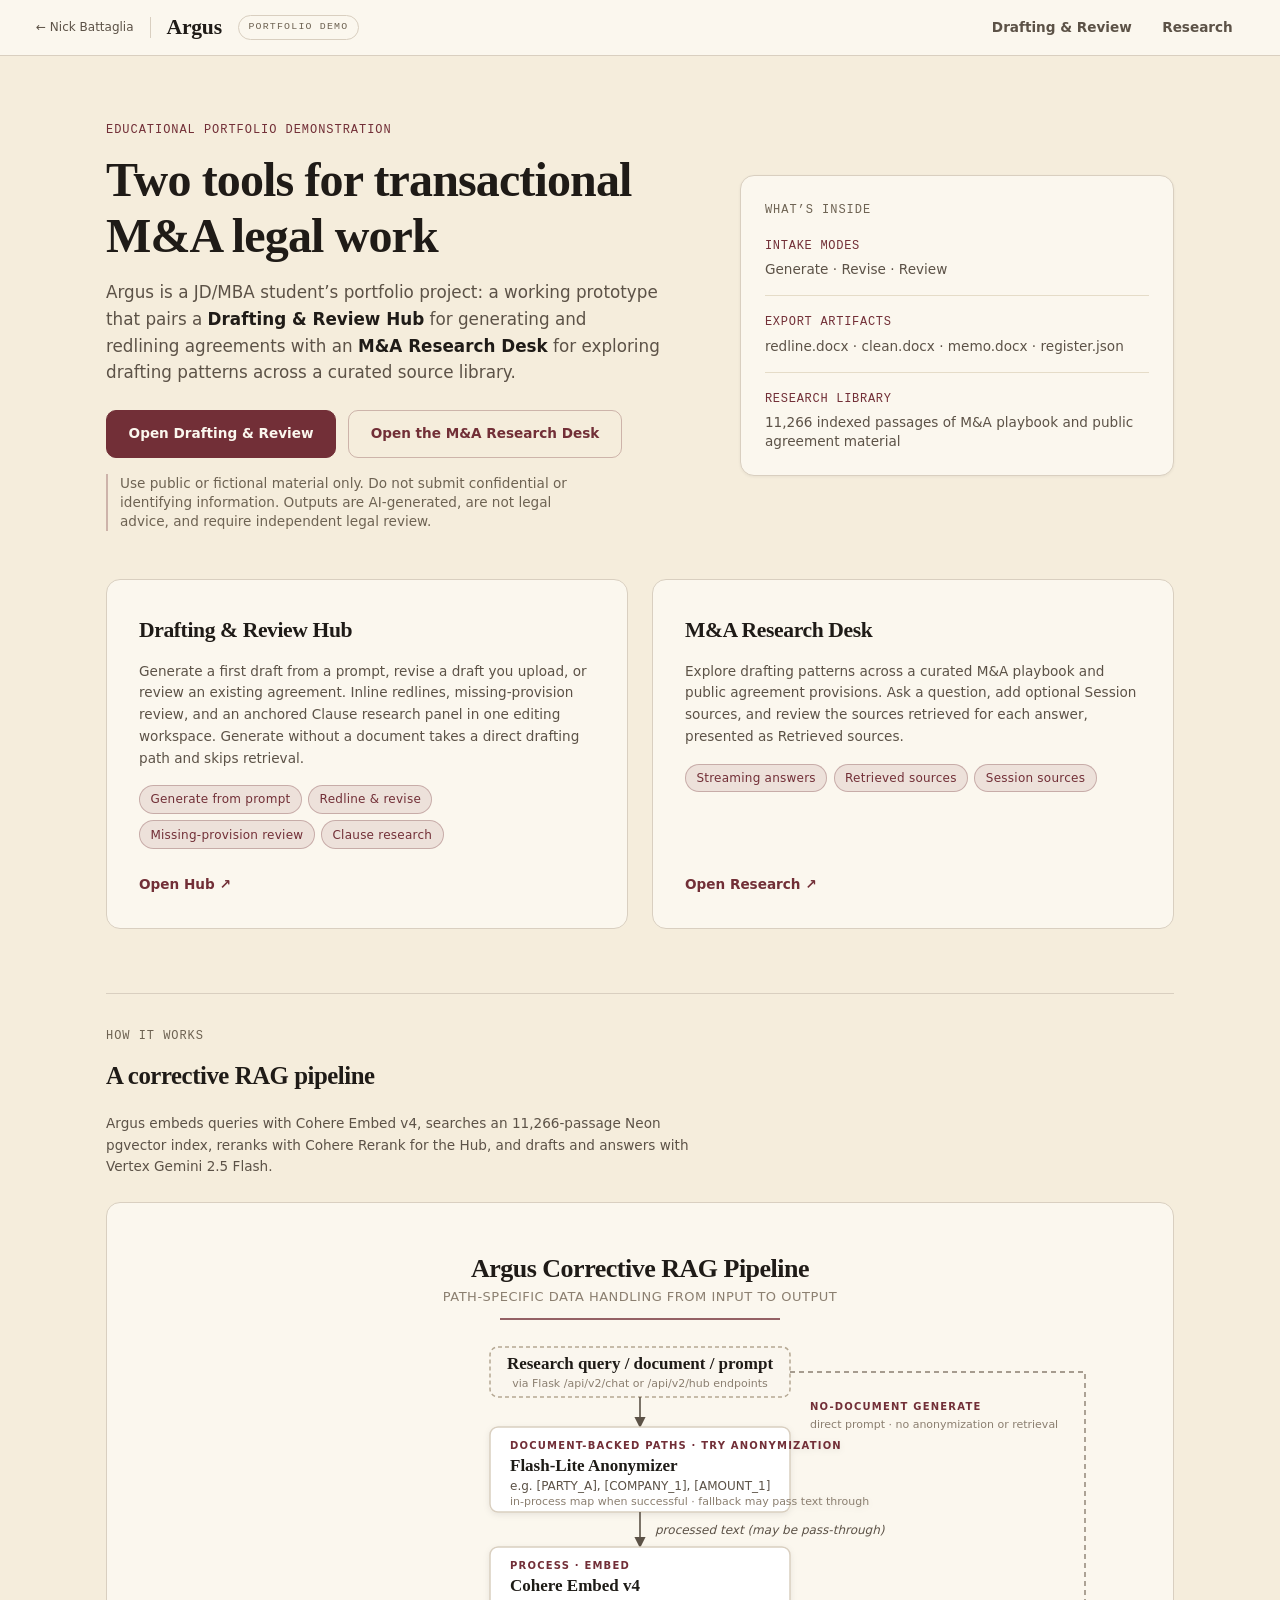
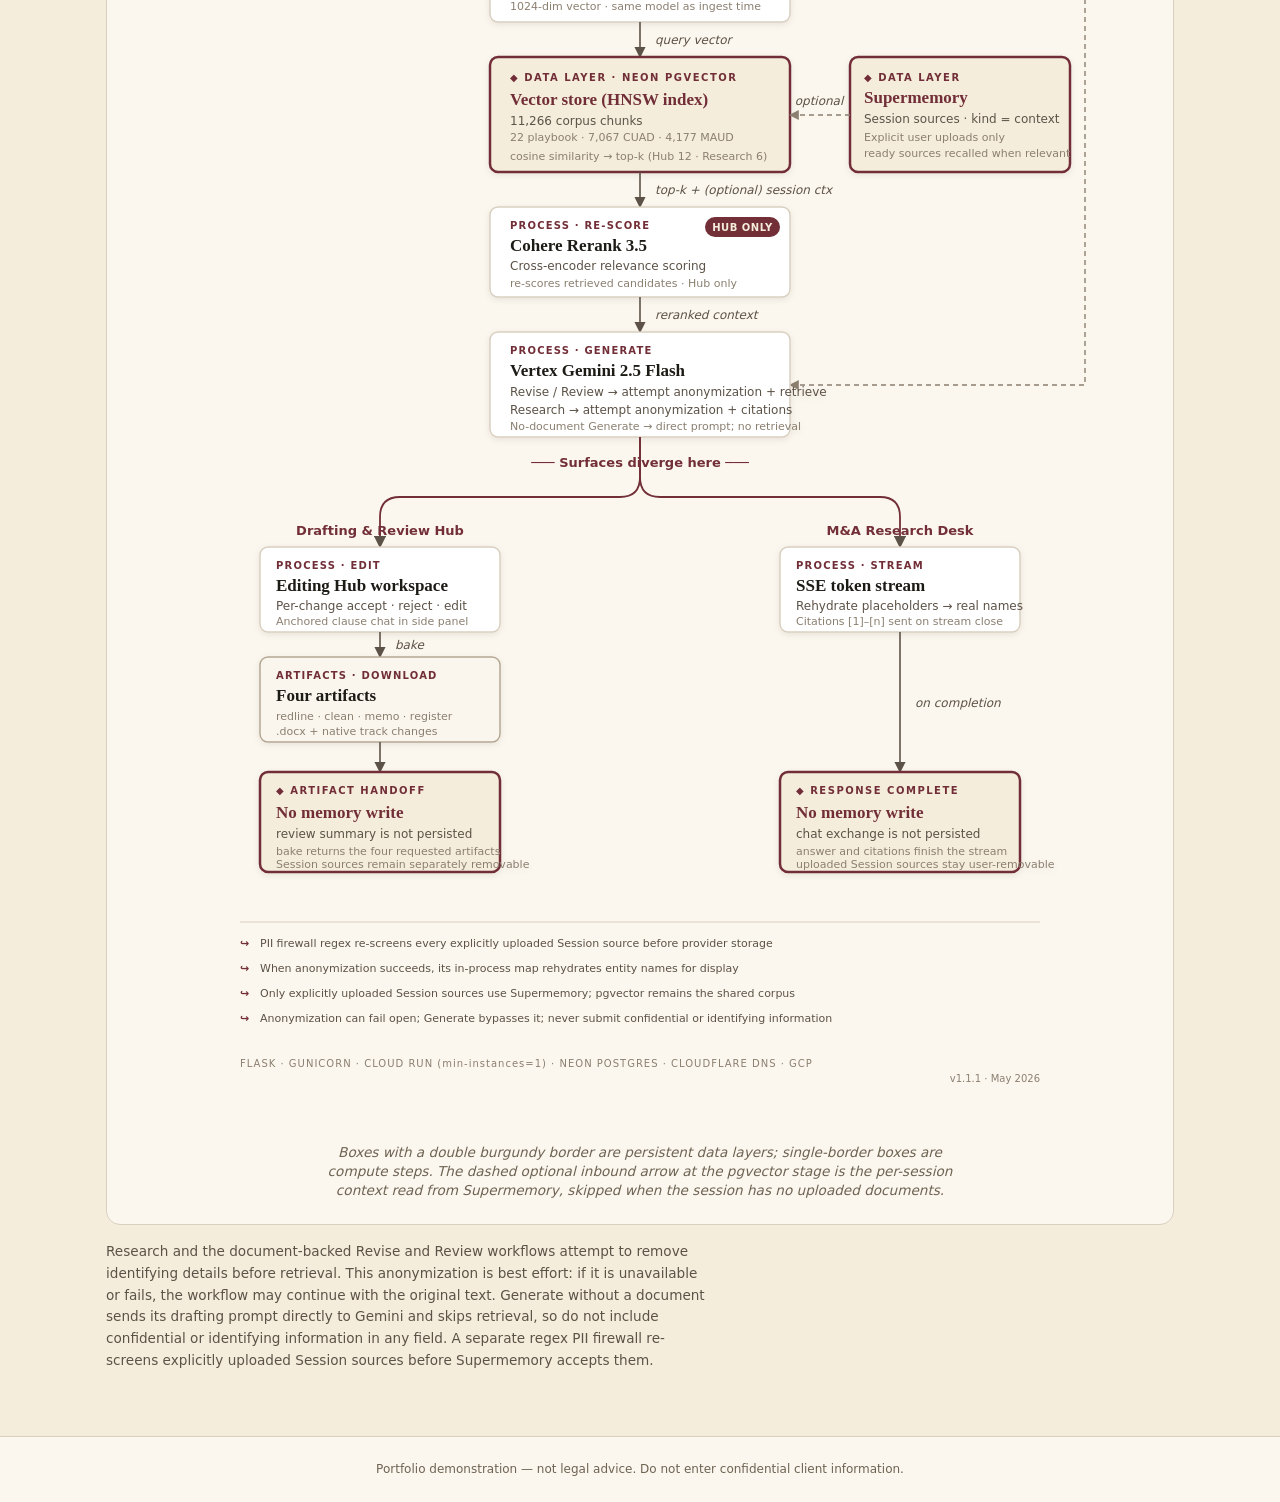
<file: templates/landing.html>
<!doctype html>
<html lang="en">
<head>
  <meta charset="utf-8">
  <meta name="viewport" content="width=device-width, initial-scale=1">
  <title>Argus | M&A Drafting &amp; Review</title>
  <meta name="description" content="Argus is an educational portfolio demonstration by a JD/MBA student: a Drafting &amp; Review Hub and an M&amp;A Research Desk for exploring transactional drafting patterns. Not legal advice.">
  <link rel="stylesheet" href="/static/tokens.css">
  <link rel="stylesheet" href="/static/components.css">
  <link rel="stylesheet" href="/static/landing.css">
</head>
<body>

  <a class="skip-link" href="#main">Skip to content</a>

  <header class="masthead">
    <div class="masthead-inner">
      <div class="masthead-brand">
        <a href="https://nickvbattaglia.com" class="masthead-back" rel="noopener">&larr; Nick Battaglia</a>
        <a href="/" class="masthead-logo">Argus</a>
        <span class="masthead-status" title="Educational portfolio demonstration">Portfolio demo</span>
      </div>
      <nav class="masthead-nav" aria-label="Primary">
        <a href="/hub" class="masthead-link">Drafting &amp; Review</a>
        <a href="/research" class="masthead-link">Research</a>
      </nav>
    </div>
  </header>

  <main id="main" class="land-main" tabindex="-1">

    <!-- ── Hero: what Argus is + the two real actions ────────────────────── -->
    <section class="land-hero">
      <div class="land-hero-main">
        <p class="land-eyebrow">Educational portfolio demonstration</p>
        <h1 class="land-h1">Two tools for transactional M&amp;A legal work</h1>
        <p class="land-lede">
          Argus is a JD/MBA student&rsquo;s portfolio project: a working prototype
          that pairs a <strong>Drafting &amp; Review Hub</strong> for generating and
          redlining agreements with an <strong>M&amp;A Research Desk</strong> for
          exploring drafting patterns across a curated source library.
        </p>

        <div class="land-actions">
          <a href="/hub" class="btn-editorial btn-editorial--primary">Open Drafting &amp; Review</a>
          <a href="/research" class="btn-editorial btn-editorial--secondary">Open the M&amp;A Research Desk</a>
        </div>

        <p class="land-boundary">
          Use public or fictional material only. Do not submit confidential or
          identifying information. Outputs are AI-generated, are not legal advice,
          and require independent legal review.
        </p>
      </div>

      <!-- Compact workflow panel — a quiet spec list, not adoption metrics -->
      <aside class="land-panel" aria-label="What's inside Argus">
        <p class="land-panel-label">What&rsquo;s inside</p>
        <dl class="land-panel-list">
          <div class="land-panel-row">
            <dt>Intake modes</dt>
            <dd>Generate &middot; Revise &middot; Review</dd>
          </div>
          <div class="land-panel-row">
            <dt>Export artifacts</dt>
            <dd>redline.docx &middot; clean.docx &middot; memo.docx &middot; register.json</dd>
          </div>
          <div class="land-panel-row">
            <dt>Research library</dt>
            <dd>11,266 indexed passages of M&amp;A playbook and public agreement material</dd>
          </div>
        </dl>
      </aside>
    </section>

    <!-- ── Two pathway summaries ─────────────────────────────────────────── -->
    <section class="land-pathways" aria-label="Workflows">

      <a href="/hub" class="land-card" aria-label="Open Drafting and Review Hub">
        <div class="land-card-body">
          <h2 class="land-card-title">Drafting &amp; Review Hub</h2>
          <p class="land-card-desc">
            Generate a first draft from a prompt, revise a draft you upload, or
            review an existing agreement. Inline redlines, missing-provision
            review, and an anchored Clause research panel in one editing
            workspace. Generate without a document takes a direct drafting path
            and skips retrieval.
          </p>
          <ul class="land-card-tags">
            <li>Generate from prompt</li>
            <li>Redline &amp; revise</li>
            <li>Missing-provision review</li>
            <li>Clause research</li>
          </ul>
        </div>
        <span class="land-card-cta">Open Hub &#8599;</span>
      </a>

      <a href="/research" class="land-card" aria-label="Open the M&amp;A Research Desk">
        <div class="land-card-body">
          <h2 class="land-card-title">M&amp;A Research Desk</h2>
          <p class="land-card-desc">
            Explore drafting patterns across a curated M&amp;A playbook and public
            agreement provisions. Ask a question, add optional Session sources,
            and review the sources retrieved for each answer, presented as
            Retrieved sources.
          </p>
          <ul class="land-card-tags">
            <li>Streaming answers</li>
            <li>Retrieved sources</li>
            <li>Session sources</li>
          </ul>
        </div>
        <span class="land-card-cta">Open Research &#8599;</span>
      </a>

    </section>

    <!-- ── How it works (architecture, below product value) ──────────────── -->
    <section class="land-stack">
      <p class="land-stack-label">How it works</p>
      <h2 class="land-stack-h2">A corrective RAG pipeline</h2>
      <p class="land-stack-caption">
        Argus embeds queries with Cohere Embed v4, searches an 11,266-passage
        Neon pgvector index, reranks with Cohere Rerank for the Hub, and drafts
        and answers with Vertex Gemini 2.5 Flash.
      </p>
      <figure class="land-diagram-wrap" aria-label="Pipeline diagram">
        <img src="/static/argus-pipeline.svg"
             alt="Argus data flow: Research and document-backed Hub modes attempt to remove identifying details and retrieve context, Generate without a document takes a direct prompt path, and Gemini returns either Hub artifacts or a streamed Research answer"
             class="land-diagram-svg"
             loading="lazy"/>
        <figcaption class="land-diagram-caption">
          Boxes with a double burgundy border are persistent data layers; single-border boxes are compute steps.
          The dashed optional inbound arrow at the pgvector stage is the per-session context read from Supermemory,
          skipped when the session has no uploaded documents.
        </figcaption>
      </figure>
      <p class="land-stack-caption">
        Research and the document-backed Revise and Review workflows attempt to
        remove identifying details before retrieval. This anonymization is best
        effort: if it is unavailable or fails, the workflow may continue with the
        original text. Generate without a document sends its drafting prompt
        directly to Gemini and skips retrieval, so do not include confidential or
        identifying information in any field. A separate regex PII firewall
        re-screens explicitly uploaded Session sources before Supermemory accepts them.
      </p>
    </section>

  </main>

  <footer class="shell-footer">
    <div class="shell-footer-inner">
      <p class="shell-disclaimer">Portfolio demonstration &mdash; not legal advice. Do not enter confidential client information.</p>
    </div>
  </footer>

</body>
</html>
</file>
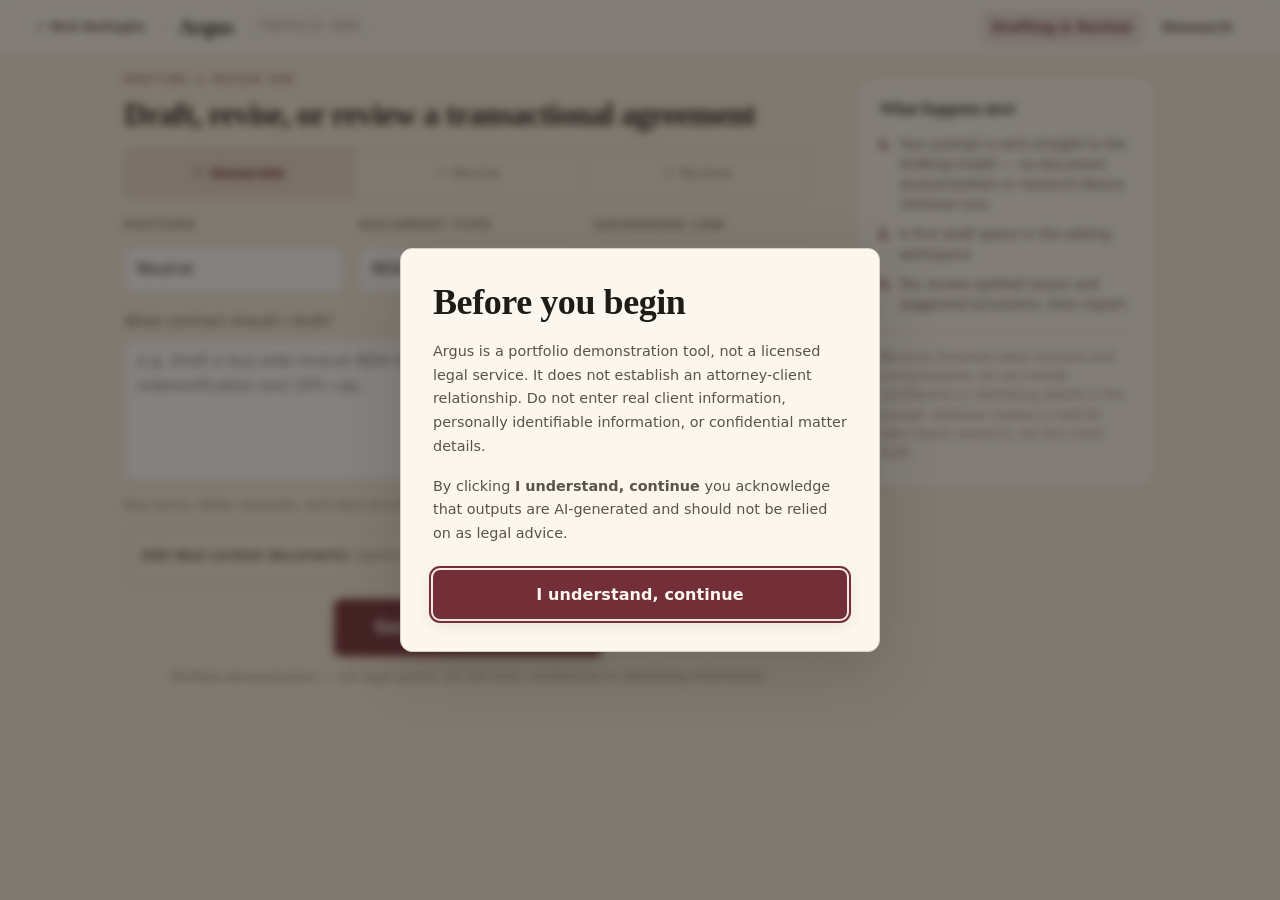
<file: templates/review.html>
<!doctype html>
<html lang="en">
<head>
  <meta charset="utf-8">
  <meta name="viewport" content="width=device-width, initial-scale=1">
  <title>Argus | Drafting &amp; Review Hub</title>
  <meta name="description" content="Drafting &amp; Review Hub — generate a first draft, revise your own draft, or review an existing agreement with inline redlines and clause research. Educational portfolio demonstration; not legal advice.">
  <link rel="stylesheet" href="/static/tokens.css">
  <link rel="stylesheet" href="/static/components.css">
  <link rel="stylesheet" href="/static/styles.css">
  <link rel="stylesheet" href="/static/hub.css">
</head>
<body class="hub-page">

  <a class="skip-link" href="#main">Skip to content</a>

  <!-- Consent modal (shown first visit when DEMO_MODE=true) -->
  <div id="consentModal" class="modal-backdrop" role="dialog" aria-modal="true" aria-labelledby="consentTitle" hidden>
    <div class="modal-box">
      <h2 id="consentTitle">Before you begin</h2>
      <p>
        Argus is a portfolio demonstration tool, not a licensed legal service.
        It does not establish an attorney-client relationship. Do not enter real client
        information, personally identifiable information, or confidential matter details.
      </p>
      <p>
        By clicking <strong>I understand, continue</strong> you acknowledge that outputs
        are AI-generated and should not be relied on as legal advice.
      </p>
      <p id="consentError" class="consent-error" role="alert" aria-live="assertive" hidden></p>
      <button id="consentAccept" class="primary">I understand, continue</button>
    </div>
  </div>

  <header class="masthead">
    <div class="masthead-inner">
      <div class="masthead-brand">
        <a href="https://nickvbattaglia.com" class="masthead-back" rel="noopener">&larr; Nick Battaglia</a>
        <a href="/" class="masthead-logo">Argus</a>
        <span class="masthead-status" title="Educational portfolio demonstration">Portfolio demo</span>
      </div>
      <nav class="masthead-nav" aria-label="Primary">
        <a href="/hub" class="masthead-link" aria-current="page">Drafting &amp; Review</a>
        <a href="/research" class="masthead-link">Research</a>
      </nav>
    </div>
  </header>

  <!-- Stable landmark: wraps BOTH the intake state and the editing workspace so
       the skip link always lands on visible content and the active workspace
       keeps a main landmark. Inner regions toggle; #main never hides. -->
  <main id="main" class="hub-main" tabindex="-1">

    <!-- ── Intake state ────────────────────────────────────────────────── -->
    <div class="hub-intake">
      <div class="intake-grid">

        <div class="intake-form-col">
          <header class="intake-hero">
            <p class="intake-eyebrow">Drafting &amp; Review Hub</p>
            <h1>Draft, revise, or review a transactional agreement</h1>
          </header>

          <!-- Mode tabs (roving tabindex; Arrow/Home/End in hub.js) -->
          <div class="mode-tabs" role="tablist" aria-label="Intake mode">
            <button class="mode-tab active" role="tab" id="modeTabGenerate" data-mode="generate" aria-selected="true" tabindex="0">
              <span class="tab-icon" aria-hidden="true">✦</span> Generate
            </button>
            <button class="mode-tab" role="tab" id="modeTabRevise" data-mode="revise" aria-selected="false" tabindex="-1">
              <span class="tab-icon" aria-hidden="true">⟳</span> Revise
            </button>
            <button class="mode-tab" role="tab" id="modeTabReview" data-mode="review" aria-selected="false" tabindex="-1">
              <span class="tab-icon" aria-hidden="true">⊘</span> Review
            </button>
          </div>

          <form id="hubForm" novalidate>
            <!-- Shared: posture + doc type + governing law -->
            <div class="intake-row">
              <div class="field-group">
                <label for="posture">Posture</label>
                <select id="posture" name="posture">
                  <option value="buy">Buy-side</option>
                  <option value="sell">Sell-side</option>
                  <option value="neutral" selected>Neutral</option>
                </select>
              </div>
              <div class="field-group">
                <label for="docType">Document type</label>
                <select id="docType" name="doc_type">
                  <option value="NDA">NDA / Confidentiality Agmt.</option>
                  <option value="SPA">Stock Purchase Agreement</option>
                  <option value="APA">Asset Purchase Agreement</option>
                  <option value="Merger Agreement">Merger Agreement</option>
                  <option value="LOI">Letter of Intent</option>
                  <option value="Term Sheet">Term Sheet</option>
                </select>
              </div>
              <div class="field-group">
                <label for="governingLaw">Governing law</label>
                <input type="text" id="governingLaw" name="governing_law" value="Delaware" placeholder="e.g. Delaware, New York">
              </div>
            </div>

            <!-- Mode B / C: file upload -->
            <div id="uploadSection" class="intake-section" style="display:none">
              <label class="field-label" for="dropZone">
                <span id="uploadLabelText">Upload the agreement</span>
                <span class="muted">(PDF or DOCX, max 25 MB)</span>
              </label>
              <div id="dropZone" class="drop-zone" role="button" tabindex="0" aria-label="Drop file or click to browse">
                <div class="drop-inner">
                  <span class="drop-icon" aria-hidden="true">⬆</span>
                  <p>Drag &amp; drop or <span class="link-text">browse</span></p>
                  <p class="muted" id="fileStatus">No file selected</p>
                </div>
                <input type="file" id="fileInput" name="file" accept=".pdf,.docx" hidden>
              </div>
            </div>

            <!-- Mode A / B: prompt textarea -->
            <div id="promptSection" class="intake-section">
              <label for="promptText">
                <span id="promptLabel">What contract should I draft?</span>
                <span class="char-counter" id="promptCounter">0 / 5000</span>
              </label>
              <textarea id="promptText" name="prompt" rows="5" maxlength="5000"
                placeholder="e.g. Draft a buy-side mutual NDA for a $25M software acquisition with 18-month indemnification and 20% cap."></textarea>
              <p class="field-hint muted" id="promptHint">Key terms, dollar amounts, and deal structure. Use public or fictional details only.</p>
            </div>

            <!-- Shared: context zone -->
            <details class="context-zone">
              <summary>Add deal context documents <span class="muted">(optional)</span></summary>
              <div class="context-inner">
                <p class="muted">Attach playbooks, prior agreements, or reference docs (PDF or DOCX). They are held for this session and used as material for later clause research — not to ground the initial run. Argus attempts to remove identifying details before retrieval, but this is best effort and may pass the original text through, so use public or fictional material only.</p>
                <div id="contextDropZone" class="drop-zone small" role="button" tabindex="0" aria-label="Drop context files or click to browse">
                  <div class="drop-inner">
                    <span class="drop-icon" aria-hidden="true">⬆</span>
                    <p>Drag &amp; drop or <span class="link-text">browse</span></p>
                  </div>
                  <input type="file" id="contextInput" accept=".pdf,.docx" multiple hidden>
                </div>
                <div id="contextFileList" class="context-file-list"></div>
              </div>
            </details>

            <!-- Inline, accessible error surface (replaces alert() for intake) -->
            <div id="intakeError" class="intake-error" role="alert" aria-live="assertive" hidden></div>

            <!-- Submit -->
            <div class="intake-cta">
              <button type="submit" id="submitBtn" class="primary large">
                <span id="submitLabel">Generate first draft</span>
                <span id="submitSpinner" class="spinner" hidden></span>
              </button>
              <p class="disclaimer shell-disclaimer">Portfolio demonstration &mdash; not legal advice. Do not enter confidential or identifying information.</p>
            </div>
          </form>
        </div>

        <!-- Restrained explanatory rail -->
        <aside class="intake-rail" aria-labelledby="railTitle">
          <h2 id="railTitle" class="rail-title">What happens next</h2>
          <ol id="modeSteps" class="rail-steps"></ol>
          <p id="modeNote" class="rail-note muted"></p>
        </aside>

      </div>
    </div>

    <!-- ── Editing workspace state (shown after pipeline completes) ──────── -->
    <div id="editingHub" class="editing-hub" style="display:none" tabindex="-1" aria-label="Document review workspace">

      <div id="workspaceNotice" class="workspace-notice" role="status" aria-live="polite" hidden></div>
      <div id="workspaceActionStatus" class="workspace-action-status" role="status" aria-live="polite" hidden></div>

      <div class="hub-toolbar">
        <div class="hub-toolbar-left">
          <div class="hub-matter-heading">
            <p class="hub-toolbar-eyebrow">Current matter</p>
            <div class="hub-title-row">
              <h1 id="matterTitle">Working document</h1>
              <span id="hubModeLabel" class="pill"></span>
              <span id="hubPostureLabel" class="pill"></span>
            </div>
          </div>
        </div>
        <div class="hub-toolbar-right">
          <button id="acceptAllBtn" class="btn-sm">Accept all</button>
          <button id="rejectAllBtn" class="btn-sm">Reject all</button>
          <button id="saveBakeBtn" class="primary btn-sm">Save &amp; download</button>
        </div>
      </div>

      <div class="workspace-body">

        <!-- Current-matter rail: navigation within this live session only.
             It deliberately makes no durability or history claim. -->
        <aside class="matter-rail" aria-labelledby="matterRailTitle">
          <div class="matter-rail-intro">
            <p class="matter-kicker">Active workspace</p>
            <h2 id="matterRailTitle">Review map</h2>
            <p id="matterSummary" class="matter-summary">Review proposed changes, then create the four export artifacts.</p>
          </div>

          <nav class="matter-nav" aria-label="Current matter sections">
            <button class="matter-nav-item active" type="button" data-workspace-target="document" aria-current="location">
              <span>Document</span>
              <span id="railDocumentState" class="matter-nav-meta">Open</span>
            </button>
            <button class="matter-nav-item" type="button" data-workspace-target="issues">
              <span>Issues</span>
              <span id="railIssuesCount" class="matter-nav-count">0</span>
            </button>
            <button class="matter-nav-item" type="button" data-workspace-target="missing">
              <span>Missing clauses</span>
              <span id="railMissingCount" class="matter-nav-count">0</span>
            </button>
            <button class="matter-nav-item" type="button" data-workspace-target="ask">
              <span>Clause research</span>
              <span class="matter-nav-meta">Ask</span>
            </button>
            <button class="matter-nav-item" type="button" data-workspace-target="exports">
              <span>Exports</span>
              <span class="matter-nav-meta">4 files</span>
            </button>
          </nav>

          <section class="decision-ledger" aria-labelledby="decisionLedgerTitle">
            <div class="decision-ledger-heading">
              <h3 id="decisionLedgerTitle">Decision ledger</h3>
              <span id="reviewProgressLabel">Review in progress</span>
            </div>
            <dl>
              <div>
                <dt>Pending</dt>
                <dd id="railPendingCount">0</dd>
              </div>
              <div>
                <dt>Decided</dt>
                <dd id="railDecidedCount">0</dd>
              </div>
            </dl>
          </section>

          <p class="matter-session-note">This is the current working session. Save the artifacts you need before leaving.</p>
        </aside>

        <div class="hub-panes">

          <!-- Primary object: document canvas -->
          <section class="hub-doc-pane" aria-labelledby="documentPaneTitle">
            <header class="document-pane-header">
              <div>
                <p class="document-pane-kicker">Working draft</p>
                <h2 id="documentPaneTitle">Document</h2>
              </div>
              <div class="document-pane-meta">
                <span id="documentMeasure">0 words</span>
                <span class="document-legend">
                  <span class="legend-swatch high" aria-hidden="true"></span> High
                  <span class="legend-swatch med" aria-hidden="true"></span> Medium
                  <span class="legend-swatch low" aria-hidden="true"></span> Low
                </span>
              </div>
            </header>
            <div id="docViewer" class="doc-viewer" tabindex="-1"></div>
          </section>

          <!-- Review inspector -->
          <aside class="hub-side-pane" aria-labelledby="inspectorTitle">
            <header class="inspector-header">
              <p class="inspector-kicker">Review inspector</p>
              <h2 id="inspectorTitle">Decisions &amp; research</h2>
            </header>
            <div class="side-tabs" role="tablist" aria-label="Review inspector">
              <button id="tabIssues" class="side-tab active" type="button" role="tab" data-panel="issues" aria-controls="panelIssues" aria-selected="true" tabindex="0">Issues <span id="issuesBadge" class="badge"></span></button>
              <button id="tabMissing" class="side-tab" type="button" role="tab" data-panel="missing" aria-controls="panelMissing" aria-selected="false" tabindex="-1">Missing <span id="missingBadge" class="badge"></span></button>
              <button id="tabAsk" class="side-tab" type="button" role="tab" data-panel="ask" aria-controls="panelAsk" aria-selected="false" tabindex="-1">Ask</button>
            </div>

            <!-- Issues panel -->
            <div id="panelIssues" class="side-panel active" role="tabpanel" aria-labelledby="tabIssues">
              <div class="panel-intro">
                <strong>Proposed revisions</strong>
                <span>Choose a decision for each marked passage.</span>
              </div>
              <div id="issuesList" class="change-list"></div>
            </div>

            <!-- Missing clauses panel -->
            <div id="panelMissing" class="side-panel" role="tabpanel" aria-labelledby="tabMissing" hidden>
              <div class="panel-intro">
                <strong>Suggested provisions</strong>
                <span>Insert, edit, or dismiss each proposal.</span>
              </div>
              <div id="missingList" class="change-list"></div>
            </div>

            <!-- Ask panel -->
            <div id="panelAsk" class="side-panel" role="tabpanel" aria-labelledby="tabAsk" hidden>
              <div class="panel-intro">
                <strong>Clause research</strong>
                <span>Ask about a clause in this working document.</span>
              </div>
              <div class="ask-anchor">
                <label for="anchorInput">Clause anchor <span class="muted">(e.g. § 7.4)</span></label>
                <input type="text" id="anchorInput" placeholder="§ 7.4">
              </div>
              <div id="askAnswer" class="ask-answer" role="log" aria-live="polite" aria-relevant="additions text">
                <div class="ask-empty">
                  <span class="ask-empty-mark" aria-hidden="true">&sect;</span>
                  <strong>Research from the document</strong>
                  <span>Select Ask on an issue card, or enter a clause anchor and question below.</span>
                </div>
              </div>
              <div class="ask-input-row">
                <textarea id="askQuestion" rows="3" aria-label="Clause research question" maxlength="500" placeholder="Ask about this clause..."></textarea>
                <button id="askSubmit" class="primary btn-sm" type="button">Ask</button>
              </div>
              <p class="ask-input-hint">Ctrl + Enter to send</p>
            </div>

          </aside>
        </div>
      </div>

      <!-- Bottom download bar -->
      <div id="workspaceExports" class="hub-download-bar">
        <div class="export-bar-heading">
          <strong>Matter exports</strong>
          <span>Created after Save &amp; download</span>
        </div>
        <div class="export-actions">
          <button id="dlRedline" class="btn-download" disabled>↓ redline.docx</button>
          <button id="dlClean" class="btn-download" disabled>↓ clean.docx</button>
          <button id="dlMemo" class="btn-download" disabled>↓ memo.docx</button>
          <button id="dlRegister" class="btn-download" disabled>↓ register.json</button>
        </div>
        <button id="deleteSession" class="btn-danger-sm">Delete now</button>
      </div>
    </div>

  </main>

  <script src="/static/consent.js"></script>
  <script src="/static/hub.js"></script>
</body>
</html>
</file>
<file: static/tokens.css>
/* ============================================================================
   Argus design tokens — canonical source of truth
   ----------------------------------------------------------------------------
   Editorial, document-oriented system: warm paper surfaces, dark ink,
   restrained oxblood accents, quiet borders and shadows.

   This file is the single place colors, type, spacing, radii, shadows, and
   interaction states are defined. Page stylesheets (landing.css, styles.css,
   hub.css, chat.css) and the shared shell (components.css) consume these
   variables and must not redeclare raw palette values.

   Legacy aliases at the bottom keep pre-existing selectors resolving while the
   page stylesheets are migrated onto the semantic names over later stages.
   ========================================================================== */

:root {
  color-scheme: light;

  /* ── Paper & surfaces ──────────────────────────────────────────────────
     Warm cream paper is the page; raised/sunken surfaces sit on top of it. */
  --paper: #F5EDDC;            /* page background */
  --paper-raised: #FBF7EE;     /* lighter cream — masthead, cards, modals */
  --paper-sunken: #F0E6D0;     /* recessed rails / document tray */
  --surface: rgba(31, 27, 23, 0.03);   /* faint ink wash on paper */
  --surface-raised: rgba(31, 27, 23, 0.05);
  --surface-hover: rgba(31, 27, 23, 0.07);
  --document: #FFFFFF;         /* the "page" object — clean white sheet */

  /* ── Ink ───────────────────────────────────────────────────────────────
     Warm charcoal, never pure black. */
  --ink: #1F1B17;             /* primary text */
  --ink-muted: #5C5247;       /* secondary text — 6.5:1 on paper */
  --ink-faint: #6E6353;       /* captions, hints, placeholders — >=4.7:1 on
                                 paper and paper-sunken (WCAG AA normal text) */
  --ink-inverse: #FBF7EE;     /* text on oxblood / dark fills */

  /* ── Oxblood accent ────────────────────────────────────────────────────
     Deep burgundy — used sparingly for primary actions, links, focus. */
  --oxblood: #722F37;
  --oxblood-strong: #5C1F26;  /* pressed / hover-darken */
  --oxblood-soft: #A55561;    /* softer accent text */
  --oxblood-tint: rgba(114, 47, 55, 0.10);   /* fill wash */
  --oxblood-tint-strong: rgba(114, 47, 55, 0.18);
  --oxblood-border: rgba(114, 47, 55, 0.30); /* accent hairline */
  --oxblood-glow: rgba(114, 47, 55, 0.15);   /* soft button shadow */

  /* ── Borders ───────────────────────────────────────────────────────────
     Quiet tan hairlines — the system leans on whitespace, not heavy rules. */
  --border: #D9CFC0;
  --border-subtle: #E5DCC8;
  --border-strong: #B5A893;

  /* ── Semantic status ───────────────────────────────────────────────────
     Muted, ledger-like — no neon. */
  --danger: #B33A3A;          /* brick red */
  --danger-tint: rgba(179, 58, 58, 0.12);
  --warning: #B57F26;         /* ochre */
  --warning-tint: rgba(181, 127, 38, 0.14);
  --success: #5C7A56;         /* sage */
  --success-tint: rgba(92, 122, 86, 0.14);

  /* ── Shadows ───────────────────────────────────────────────────────────
     Restrained — soft warm ink, never heavy or glowing. */
  --shadow-sm: 0 1px 3px rgba(31, 27, 23, 0.06);
  --shadow: 0 4px 20px rgba(31, 27, 23, 0.06);
  --shadow-lg: 0 12px 40px rgba(31, 27, 23, 0.10);
  --shadow-modal: 0 20px 60px rgba(31, 27, 23, 0.18);

  /* ── Spacing scale (4px base) ──────────────────────────────────────────── */
  --space-1: 0.25rem;   /*  4px */
  --space-2: 0.5rem;    /*  8px */
  --space-3: 0.75rem;   /* 12px */
  --space-4: 1rem;      /* 16px */
  --space-5: 1.5rem;    /* 24px */
  --space-6: 2rem;      /* 32px */
  --space-7: 3rem;      /* 48px */
  --space-8: 4rem;      /* 64px */

  /* ── Container widths & gutters ────────────────────────────────────────── */
  --container-narrow: 760px;  /* single-column reading / intake */
  --container: 1140px;        /* standard content column */
  --container-wide: 1440px;   /* full desktop workspace */
  --gutter: clamp(1rem, 4vw, 2.25rem);
  --masthead-height: 56px;

  /* ── Control radii ─────────────────────────────────────────────────────── */
  --radius-sm: 6px;    /* fields, small buttons, chips */
  --radius: 10px;      /* buttons, inputs */
  --radius-lg: 14px;   /* cards, panels */
  --radius-xl: 18px;   /* large surfaces */
  --radius-pill: 999px;

  /* ── Typography ────────────────────────────────────────────────────────
     Serif display for editorial headings, sans for body/controls, mono for
     technical labels. Robust system fallbacks render even before any webfont
     is delivered. */
  --font-display: 'Newsreader', 'Source Serif Pro', Georgia, 'Times New Roman', serif;
  --font-body: 'Inter', ui-sans-serif, system-ui, -apple-system, BlinkMacSystemFont, 'Segoe UI', sans-serif;
  --font-mono: 'JetBrains Mono', ui-monospace, SFMono-Regular, Menlo, Consolas, monospace;

  --text-xs: 0.75rem;
  --text-sm: 0.85rem;
  --text-base: 1rem;
  --text-md: 1.05rem;
  --text-lg: 1.35rem;
  --text-xl: 1.55rem;
  --text-2xl: 2rem;
  --text-3xl: 2.75rem;

  --leading-tight: 1.15;
  --leading-snug: 1.4;
  --leading-normal: 1.6;
  --leading-relaxed: 1.7;

  --tracking-tight: -0.018em;
  --tracking-label: 0.08em;   /* uppercase small-caps labels */

  /* ── Interaction states ────────────────────────────────────────────────── */
  --focus-ring: var(--oxblood);
  --focus-ring-width: 2px;
  --focus-ring-offset: 2px;
  --state-hover-bg: var(--surface-hover);
  --state-selected-bg: var(--oxblood-tint);
  --state-selected-border: var(--oxblood);
  --state-disabled-opacity: 0.45;
  --state-error: var(--danger);
  --state-error-bg: var(--danger-tint);

  /* ── Motion ────────────────────────────────────────────────────────────── */
  --transition: 0.2s cubic-bezier(0.4, 0, 0.2, 1);
  --transition-fast: 0.12s ease;

  /* ── Legacy aliases ────────────────────────────────────────────────────
     Map the names existing page stylesheets already reference onto the
     semantic tokens above. Do not add new usages of these — prefer the
     semantic names in new code. */
  --bg: var(--paper);
  --bg-raised: var(--paper-raised);
  --panel: var(--paper-raised);
  --card: var(--paper-raised);
  --card-hover: var(--paper-sunken);
  --text: var(--ink);
  --text-dim: var(--ink-muted);
  --muted: var(--ink-faint);
  --text-muted: var(--ink-faint);
  --line: var(--border);
  --line-subtle: var(--border-subtle);
  --accent: var(--oxblood);
  --accent-soft: var(--oxblood-soft);
  --accent-strong: var(--oxblood-strong);
  --accent-dim: var(--oxblood-tint);
  --accent-border: var(--oxblood-border);
  --accent-glow: var(--oxblood-glow);
  --red: var(--danger);
  --amber: var(--warning);
  --green: var(--success);
  --warn: var(--warning);
  --ok: var(--success);
  --font-serif: var(--font-display);
  --font-sans: var(--font-body);
}

/* Respect users who prefer reduced motion — disable transitions/animations. */
@media (prefers-reduced-motion: reduce) {
  *, *::before, *::after {
    animation-duration: 0.001ms !important;
    animation-iteration-count: 1 !important;
    transition-duration: 0.001ms !important;
    scroll-behavior: auto !important;
  }
}
</file>
<file: static/components.css>
/* ============================================================================
   Argus shared shell & primitives
   ----------------------------------------------------------------------------
   Consumes tokens.css. Provides the application shell that is identical across
   the landing, Drafting & Review Hub, and M&A Research Desk pages:

     - skip link
     - masthead (Argus identity, portfolio-demo status, Hub/Research nav)
     - footer / disclaimer treatment
     - a strong, consistent keyboard focus ring
     - a shared status badge

   Page-specific layout and components continue to live in their own
   stylesheets. This file must be loaded after tokens.css and before the
   page stylesheet on every page.
   ========================================================================== */

*, *::before, *::after { box-sizing: border-box; }

/* ── Skip link (keyboard first-stop) ───────────────────────────────────── */

.skip-link {
  position: absolute;
  left: var(--space-2);
  top: -3rem;
  z-index: 1100;
  background: var(--oxblood);
  color: var(--ink-inverse);
  padding: 0.5rem 0.9rem;
  border-radius: var(--radius-sm);
  font-family: var(--font-body);
  font-size: var(--text-sm);
  font-weight: 600;
  text-decoration: none;
  transition: top var(--transition-fast);
}

.skip-link:focus {
  top: var(--space-2);
  outline: var(--focus-ring-width) solid var(--focus-ring);
  outline-offset: var(--focus-ring-offset);
}

/* ── Masthead ──────────────────────────────────────────────────────────── */

.masthead {
  flex: 0 0 auto;               /* never stretch inside flex-column layouts */
  height: var(--masthead-height);
  border-bottom: 1px solid var(--border);
  background: var(--paper-raised);
}

.masthead-inner {
  max-width: var(--container-wide);
  height: 100%;
  margin: 0 auto;
  padding: 0 var(--gutter);
  display: flex;
  align-items: center;
  justify-content: space-between;
  gap: var(--space-4);
}

.masthead-brand {
  display: flex;
  align-items: center;
  gap: var(--space-4);
  min-width: 0;
}

.masthead-back {
  font-family: var(--font-body);
  font-size: var(--text-xs);
  color: var(--ink-muted);
  text-decoration: none;
  white-space: nowrap;
  padding-right: var(--space-4);
  border-right: 1px solid var(--border);
  transition: color var(--transition-fast);
}

.masthead-back:hover { color: var(--oxblood); }

.masthead-logo {
  font-family: var(--font-display);
  font-size: 1.35rem;
  font-weight: 700;
  letter-spacing: -0.01em;
  color: var(--ink);
  text-decoration: none;
}

.masthead-status {
  font-family: var(--font-mono);
  font-size: 0.62rem;
  text-transform: uppercase;
  letter-spacing: 0.12em;
  color: var(--ink-faint);
  border: 1px solid var(--border);
  border-radius: var(--radius-pill);
  padding: 0.2rem 0.6rem;
  white-space: nowrap;
}

.masthead-nav {
  display: flex;
  align-items: center;
  gap: var(--space-2);
  /* Neutralize bare `nav {}` element rules from page stylesheets
     (e.g. styles.css sets max-width / auto margins / margin-bottom). */
  max-width: none;
  margin: 0;
}

/* The shell owns link decoration inside the masthead regardless of any
   bare `a {}` / `a:hover {}` rules a page stylesheet may define. */
.masthead a,
.masthead a:hover {
  text-decoration: none;
}

.masthead-link {
  font-family: var(--font-body);
  font-size: var(--text-sm);
  font-weight: 600;
  color: var(--ink-muted);
  text-decoration: none;
  padding: 0.4rem 0.7rem;
  border-radius: var(--radius-sm);
  white-space: nowrap;
  transition: color var(--transition-fast), background var(--transition-fast);
}

.masthead-link:hover {
  color: var(--oxblood);
  background: var(--surface);
}

.masthead-link[aria-current="page"] {
  color: var(--oxblood);
  background: var(--oxblood-tint);
}

/* ── Footer & disclaimer ───────────────────────────────────────────────── */

.shell-footer {
  border-top: 1px solid var(--border);
  background: var(--paper-raised);
}

.shell-footer-inner {
  max-width: var(--container-wide);
  margin: 0 auto;
  padding: var(--space-5) var(--gutter);
  text-align: center;
}

/* Consistent disclaimer treatment across pages, wherever it appears. */
.shell-disclaimer {
  margin: 0;
  font-family: var(--font-body);
  font-size: var(--text-xs);
  line-height: var(--leading-snug);
  color: var(--ink-faint);
}

/* ── Shared status badge ───────────────────────────────────────────────── */

.status-tag {
  display: inline-flex;
  align-items: center;
  gap: 0.35rem;
  font-family: var(--font-mono);
  font-size: 0.68rem;
  text-transform: uppercase;
  letter-spacing: 0.06em;
  padding: 0.2rem 0.55rem;
  border-radius: var(--radius-sm);
  border: 1px solid var(--border);
  color: var(--ink-faint);
  background: var(--surface);
}

.status-tag--info    { color: var(--oxblood); border-color: var(--oxblood-border); background: var(--oxblood-tint); }
.status-tag--success { color: var(--success); border-color: rgba(92, 122, 86, 0.4); background: var(--success-tint); }
.status-tag--warning { color: var(--warning); border-color: rgba(181, 127, 38, 0.4); background: var(--warning-tint); }
.status-tag--danger  { color: var(--danger);  border-color: rgba(179, 58, 58, 0.4);  background: var(--danger-tint); }

/* ── Shared consent dialog ─────────────────────────────────────────────────
   The consent gate (consent.js) toggles the modal's `hidden` attribute. The
   page stylesheets set `.modal-backdrop { display: flex }`, which would other-
   wise win over the UA `[hidden]` rule, so make `hidden` authoritative here.
   This keeps the dialog closed by default (no first-paint flash) and fail-safe
   closed if the script does not run. */
.modal-backdrop[hidden] { display: none !important; }

.modal-backdrop .modal-box .consent-error {
  margin: 0.25rem 0 0.75rem;
  padding: 0.65rem 0.75rem;
  border: 1px solid rgba(179, 58, 58, 0.4);
  border-radius: var(--radius-sm);
  background: var(--danger-tint);
  color: var(--danger);
  font-size: 0.82rem;
  line-height: 1.45;
}
.consent-error[hidden] { display: none; }

/* ── Global keyboard focus ─────────────────────────────────────────────── */

:focus-visible {
  outline: var(--focus-ring-width) solid var(--focus-ring);
  outline-offset: var(--focus-ring-offset);
}

/* Mouse users clicking these controls should not get a lingering ring. */
:focus:not(:focus-visible) { outline: none; }

/* The skip link moves focus into the content region (tabindex="-1"); the
   region itself should not draw a ring — the moved focus is the affordance. */
#main:focus { outline: none; }

/* ── Narrow-width fallback ─────────────────────────────────────────────── */

@media (max-width: 640px) {
  .masthead {
    height: auto;
    padding: var(--space-2) 0;
  }
  .masthead-inner {
    flex-direction: column;
    align-items: flex-start;
    gap: var(--space-2);
  }
  .masthead-nav { flex-wrap: wrap; }
}
</file>
<file: static/landing.css>
/* Argus landing page — cream + oxblood editorial.
   Design tokens come from tokens.css; the shared masthead/footer come from
   components.css. This file owns the landing hero, spec panel, pathway cards,
   and the architecture section. */

body {
  margin: 0;
  background: var(--paper);
  color: var(--ink);
  font-family: var(--font-body);
  font-size: 16px;
  line-height: var(--leading-relaxed);
  -webkit-font-smoothing: antialiased;
  -moz-osx-font-smoothing: grayscale;
}

.land-main {
  max-width: var(--container, 1140px);
  margin: 0 auto;
  padding: 0 var(--gutter) var(--space-8);
}

/* ── Hero ────────────────────────────────────────────────────────────── */

.land-hero {
  display: grid;
  grid-template-columns: minmax(0, 1.35fr) minmax(0, 1fr);
  gap: var(--space-7);
  align-items: center;
  padding: var(--space-8) 0 var(--space-7);
}

@media (max-width: 900px) {
  .land-hero { grid-template-columns: 1fr; gap: var(--space-6); padding: var(--space-6) 0; }
}

.land-eyebrow {
  font-family: var(--font-mono);
  font-size: var(--text-xs);
  text-transform: uppercase;
  letter-spacing: var(--tracking-label);
  color: var(--oxblood);
  margin: 0 0 var(--space-3);
}

.land-h1 {
  font-family: var(--font-display);
  font-size: clamp(2.1rem, 4.4vw, 3rem);
  font-weight: 600;
  letter-spacing: var(--tracking-tight);
  margin: 0 0 var(--space-4);
  line-height: var(--leading-tight);
  color: var(--ink);
}

.land-lede {
  font-size: var(--text-md);
  color: var(--ink-muted);
  max-width: 52ch;
  margin: 0;
  line-height: var(--leading-normal);
}
.land-lede strong { color: var(--ink); font-weight: 600; }

/* ── Editorial action buttons ────────────────────────────────────────── */

.land-actions {
  display: flex;
  flex-wrap: wrap;
  gap: var(--space-3);
  margin: var(--space-5) 0 var(--space-4);
}

.btn-editorial {
  display: inline-flex;
  align-items: center;
  justify-content: center;
  font-family: var(--font-body);
  font-size: var(--text-sm);
  font-weight: 600;
  text-decoration: none;
  padding: 0.7rem 1.35rem;
  border-radius: var(--radius);
  border: 1px solid transparent;
  transition: background var(--transition-fast), border-color var(--transition-fast), color var(--transition-fast);
}

.btn-editorial--primary {
  background: var(--oxblood);
  color: var(--ink-inverse);
  border-color: var(--oxblood);
}
.btn-editorial--primary:hover { background: var(--oxblood-strong); border-color: var(--oxblood-strong); }

.btn-editorial--secondary {
  background: transparent;
  color: var(--oxblood);
  border-color: var(--oxblood-border);
}
.btn-editorial--secondary:hover { background: var(--oxblood-tint); border-color: var(--oxblood); }

.land-boundary {
  font-size: var(--text-sm);
  color: var(--ink-faint);
  line-height: var(--leading-snug);
  max-width: 56ch;
  margin: 0;
  padding-left: var(--space-3);
  border-left: 2px solid var(--oxblood-border);
}

/* ── Spec panel ──────────────────────────────────────────────────────── */

.land-panel {
  background: var(--paper-raised);
  border: 1px solid var(--border);
  border-radius: var(--radius-lg);
  padding: var(--space-5);
  box-shadow: var(--shadow-sm);
}

.land-panel-label {
  font-family: var(--font-mono);
  font-size: var(--text-xs);
  text-transform: uppercase;
  letter-spacing: var(--tracking-label);
  color: var(--ink-faint);
  margin: 0 0 var(--space-4);
}

.land-panel-list { margin: 0; display: flex; flex-direction: column; gap: var(--space-4); }

.land-panel-row {
  display: flex;
  flex-direction: column;
  gap: 0.25rem;
  padding-bottom: var(--space-4);
  border-bottom: 1px solid var(--border-subtle);
}
.land-panel-row:last-child { padding-bottom: 0; border-bottom: none; }

.land-panel-row dt {
  font-family: var(--font-mono);
  font-size: var(--text-xs);
  text-transform: uppercase;
  letter-spacing: 0.06em;
  color: var(--oxblood);
}
.land-panel-row dd {
  margin: 0;
  font-size: var(--text-sm);
  color: var(--ink-muted);
  line-height: var(--leading-snug);
}

/* ── Two pathway cards ───────────────────────────────────────────────── */

.land-pathways {
  display: grid;
  grid-template-columns: 1fr 1fr;
  gap: var(--space-5);
  margin-bottom: var(--space-8);
}

@media (max-width: 800px) {
  .land-pathways { grid-template-columns: 1fr; }
}

.land-card {
  display: flex;
  flex-direction: column;
  text-decoration: none;
  color: var(--ink);
  background: var(--paper-raised);
  border: 1px solid var(--border);
  border-radius: var(--radius-lg);
  padding: var(--space-6);
  transition: border-color var(--transition-fast), transform var(--transition-fast), box-shadow var(--transition-fast);
}

.land-card:hover {
  border-color: var(--oxblood-border);
  transform: translateY(-2px);
  box-shadow: var(--shadow);
}

.land-card-body { flex: 1; }

.land-card-title {
  font-family: var(--font-display);
  font-size: var(--text-lg);
  font-weight: 600;
  letter-spacing: var(--tracking-tight);
  margin: 0 0 var(--space-3);
  color: var(--ink);
}

.land-card-desc {
  font-size: var(--text-sm);
  color: var(--ink-muted);
  line-height: var(--leading-normal);
  margin: 0 0 var(--space-4);
}

.land-card-tags {
  list-style: none;
  padding: 0;
  margin: 0 0 var(--space-5);
  display: flex;
  flex-wrap: wrap;
  gap: 0.4rem;
}

.land-card-tags li {
  background: var(--oxblood-tint);
  border: 1px solid var(--oxblood-border);
  border-radius: var(--radius-pill);
  padding: 0.2rem 0.65rem;
  font-size: var(--text-xs);
  color: var(--oxblood);
  letter-spacing: 0.02em;
}

.land-card-cta {
  display: inline-block;
  font-size: var(--text-sm);
  font-weight: 600;
  color: var(--oxblood);
  transition: color var(--transition-fast);
}
.land-card:hover .land-card-cta { color: var(--oxblood-strong); }

/* ── Architecture / how it works ─────────────────────────────────────── */

.land-stack {
  border-top: 1px solid var(--border);
  padding-top: var(--space-6);
}

.land-stack-label {
  font-family: var(--font-mono);
  font-size: var(--text-xs);
  text-transform: uppercase;
  letter-spacing: var(--tracking-label);
  color: var(--ink-faint);
  margin: 0 0 var(--space-2);
}

.land-stack-h2 {
  font-family: var(--font-display);
  font-size: var(--text-xl);
  font-weight: 600;
  letter-spacing: var(--tracking-tight);
  color: var(--ink);
  margin: 0 0 var(--space-4);
}

.land-diagram-wrap {
  margin: var(--space-5) 0 0;
  background: var(--paper-raised);
  border: 1px solid var(--border);
  border-radius: var(--radius-lg);
  padding: var(--space-5);
  overflow-x: auto;
  -webkit-overflow-scrolling: touch;
}

.land-diagram-svg {
  display: block;
  width: 100%;
  max-width: 920px;
  height: auto;
  margin: 0 auto;
}

.land-diagram-caption {
  font-size: var(--text-sm);
  color: var(--ink-faint);
  font-style: italic;
  text-align: center;
  margin: var(--space-4) auto 0;
  max-width: 640px;
  line-height: var(--leading-snug);
}

.land-stack-caption {
  font-size: var(--text-sm);
  color: var(--ink-muted);
  margin: var(--space-4) 0 0;
  line-height: var(--leading-normal);
  max-width: 70ch;
}

/* Header and footer are provided by the shared shell (components.css). */
</file>
<file: static/styles.css>
:root {
  color-scheme: light;
  /* ── "Law library" editorial palette — cream paper + burgundy accent ── */
  --bg: #F5EDDC;              /* cream paper, main page */
  --bg-raised: #FBF7EE;       /* lighter cream, raised surfaces */
  --ink: #1F1B17;             /* warm charcoal, primary text */
  --text: #1F1B17;            /* alias for component-level usage */
  --text-dim: #5C5247;        /* secondary text */
  --muted: #8B7F70;           /* captions, hints */
  --card: #FAF6EE;            /* card surfaces */
  --card-hover: #F2EBDC;
  --panel: #FAF6EE;           /* alias */
  --line: #D9CFC0;            /* subtle dividers / tan border */
  --line-subtle: #E5DCC8;
  --border: #D9CFC0;          /* alias */
  --border-strong: #B5A893;
  --accent: #722F37;          /* deep burgundy — primary CTA, links, focus */
  --accent-soft: #A55561;     /* softer accent for hover */
  --accent-strong: #5C1F26;   /* pressed state */
  --accent-dim: rgba(114, 47, 55, 0.10);
  --accent-glow: rgba(114, 47, 55, 0.15);
  --red: #B33A3A;             /* brick red — semantic danger, distinct from accent */
  --amber: #B57F26;           /* ochre warning */
  --green: #5C7A56;           /* muted sage success */
  --danger: #B33A3A;          /* alias */
  --warn: #B57F26;            /* alias */
  --ok: #5C7A56;              /* alias */
  --radius: 14px;
  --radius-lg: 18px;
  --shadow: 0 4px 20px rgba(31, 27, 23, 0.06);
  --shadow-lg: 0 12px 40px rgba(31, 27, 23, 0.10);
  --transition: 0.2s cubic-bezier(0.4, 0, 0.2, 1);

  /* Editorial typography stack */
  --font-serif: 'Newsreader', 'Source Serif Pro', 'Georgia', serif;
  --font-sans: 'Inter', ui-sans-serif, system-ui, -apple-system, BlinkMacSystemFont, "Segoe UI", sans-serif;
  --font-mono: 'JetBrains Mono', ui-monospace, SFMono-Regular, Menlo, monospace;
}

* {
  box-sizing: border-box;
}

body {
  margin: 0;
  font-family: var(--font-sans);
  font-size: 16px;
  line-height: 1.7;
  background: var(--bg);
  color: var(--ink);
  -webkit-font-smoothing: antialiased;
  -moz-osx-font-smoothing: grayscale;
}

button,
textarea,
input,
select {
  font: inherit;
}

button {
  border: 0;
  cursor: pointer;
}

::selection {
  background: rgba(114, 47, 55, 0.22);
  color: var(--text);
}

.hero {
  background:
    radial-gradient(ellipse 80% 60% at 70% 10%, rgba(114, 47, 55, 0.06), transparent),
    radial-gradient(ellipse 60% 50% at 15% 85%, rgba(181, 127, 38, 0.05), transparent),
    linear-gradient(175deg, #FBF7EE 0%, #F5EDDC 40%, #F0E6D0 100%);
  color: var(--text);
  padding: 24px clamp(20px, 5vw, 72px) 64px;
  border-bottom: 1px solid var(--line-subtle);
}

nav,
.hero-grid,
main,
footer {
  max-width: 1140px;
  margin: 0 auto;
}

nav {
  display: flex;
  justify-content: space-between;
  align-items: center;
  margin-bottom: 60px;
}

.brand {
  font-family: var(--font-serif);
  font-size: 22px;
  font-weight: 700;
  letter-spacing: -0.02em;
  color: var(--text);
  text-decoration: none;
}

.brand-group {
  display: flex;
  align-items: center;
  gap: 18px;
}

.nav-back {
  font-size: 13px;
  color: var(--text-dim);
  text-decoration: none;
  letter-spacing: -0.005em;
  transition: color var(--transition);
  padding-right: 4px;
  border-right: 1px solid var(--border);
  padding-right: 18px;
}

.nav-back:hover {
  color: var(--accent);
}

.pill {
  border: 1px solid var(--border);
  padding: 7px 14px;
  border-radius: 999px;
  color: var(--muted);
  font-size: 12px;
  font-weight: 600;
  background: var(--card);
  transition: all var(--transition);
}

.pill:hover {
  border-color: var(--accent);
  color: var(--accent);
}

.hero-grid {
  display: grid;
  grid-template-columns: minmax(0, 1.15fr) minmax(300px, 0.6fr);
  gap: 40px;
  align-items: center;
}

.eyebrow {
  margin: 0 0 12px;
  color: var(--accent-soft);
  font-weight: 700;
  text-transform: uppercase;
  letter-spacing: 0.12em;
  font-size: 11px;
}

h1,
h2,
h3 {
  margin: 0;
  font-family: var(--font-serif);
  line-height: 1.12;
}

h1 {
  max-width: 720px;
  font-size: clamp(40px, 6vw, 72px);
  font-weight: 700;
  letter-spacing: -0.018em;
  color: var(--text);
}

h2 {
  font-size: clamp(26px, 3.5vw, 36px);
  font-weight: 600;
  letter-spacing: -0.012em;
  color: var(--text);
  line-height: 1.2;
}

h3 {
  font-size: 17px;
  font-weight: 600;
  letter-spacing: -0.005em;
  color: var(--text);
}

.lede {
  max-width: 640px;
  margin: 18px 0 0;
  color: var(--text-dim);
  font-size: 18px;
  line-height: 1.6;
  font-family: var(--font-serif);
  font-style: italic;
  font-weight: 400;
}

.hero-actions,
.input-toolbar,
.draft-toolbar {
  display: flex;
  gap: 10px;
  align-items: center;
}

.hero-actions {
  margin-top: 28px;
}

.nav-right {
  display: flex;
  align-items: center;
  gap: 10px;
}

.nav-link {
  color: var(--text-dim);
  text-decoration: none;
  font-weight: 500;
  font-size: 13px;
  transition: color var(--transition);
}

.nav-link:hover {
  color: var(--accent);
}

.context-grid {
  display: grid;
  grid-template-columns: minmax(300px, 0.8fr) minmax(340px, 1.2fr);
  gap: 20px;
}

.primary,
.secondary,
.ghost {
  border-radius: 10px;
  padding: 10px 18px;
  font-weight: 700;
  font-size: 14px;
  transition: all var(--transition);
}

.primary {
  color: #FBF7EE;
  background: var(--accent);
  box-shadow: 0 4px 16px var(--accent-glow);
}

.primary:hover {
  background: var(--accent-strong);
  box-shadow: 0 6px 24px rgba(92, 31, 38, 0.22);
  transform: translateY(-1px);
}

.primary:active {
  transform: translateY(0);
}

.secondary {
  color: var(--text-dim);
  background: var(--card);
  border: 1px solid var(--line);
}

.secondary:hover {
  background: var(--card-hover);
  border-color: var(--border-strong);
  color: var(--text);
}

.secondary.dark {
  color: var(--accent);
  background: var(--accent-dim);
  border: 1px solid rgba(114, 47, 55, 0.2);
}

.secondary.dark:hover {
  background: rgba(114, 47, 55, 0.18);
  border-color: rgba(114, 47, 55, 0.35);
}

.ghost {
  background: var(--bg-raised);
  color: var(--muted);
  border: 1px solid var(--line);
  font-size: 13px;
}

.ghost:hover {
  color: var(--ink);
  border-color: var(--border-strong);
  background: var(--card-hover);
}

.wide {
  width: 100%;
  margin-top: 12px;
}

.pipeline-card,
.input-card,
.output-card,
.form-card,
.draft-card,
.source-card {
  background: var(--card);
  color: var(--ink);
  border: 1px solid var(--line);
  border-radius: var(--radius-lg);
  box-shadow: var(--shadow);
}

.pipeline-card {
  padding: 24px;
  background: linear-gradient(145deg, var(--card) 0%, var(--card-hover) 100%);
}

.pipeline-card h2 {
  font-size: 18px;
  color: var(--text);
  margin-bottom: 4px;
}

.pipeline-card ol {
  margin: 14px 0 0;
  padding-left: 0;
  color: var(--muted);
  line-height: 1.7;
  list-style: none;
  counter-reset: step;
}

.pipeline-card ol li {
  counter-increment: step;
  padding: 6px 0;
  display: flex;
  gap: 10px;
  align-items: flex-start;
}

.pipeline-card ol li::before {
  content: counter(step);
  display: inline-flex;
  align-items: center;
  justify-content: center;
  min-width: 22px;
  height: 22px;
  border-radius: 7px;
  background: var(--accent-dim);
  color: var(--accent);
  font-size: 11px;
  font-weight: 800;
  flex-shrink: 0;
  margin-top: 1px;
}

.pipeline-card ol strong {
  color: var(--accent-soft);
}

.pipeline-status {
  margin-top: 12px;
  padding-top: 10px;
  border-top: 1px solid var(--line);
}

.pipeline-meta {
  display: flex;
  align-items: center;
  gap: 12px;
  flex-wrap: wrap;
  font-size: 0.82rem;
}

.llm-enhancement {
  margin: 10px 0;
  padding: 12px 14px;
  background: var(--accent-dim);
  border-left: 3px solid var(--accent);
  border-radius: var(--radius);
}

.llm-enhancement p {
  margin: 4px 0;
}

.pipeline-info-grid {
  display: grid;
  grid-template-columns: repeat(auto-fill, minmax(140px, 1fr));
  gap: 10px;
  margin-top: 8px;
}

.pipeline-info-grid > div {
  padding: 8px 10px;
  background: var(--bg);
  border-radius: var(--radius);
  font-size: 0.82rem;
}

.pipeline-info-grid strong {
  font-size: 0.78rem;
  color: var(--muted);
  text-transform: uppercase;
  letter-spacing: 0.03em;
}

main {
  padding: 32px clamp(16px, 4vw, 36px) 48px;
}

.panel {
  padding: 36px 0;
}

.panel.alt {
  border-top: 1px solid var(--line-subtle);
  border-bottom: 1px solid var(--line-subtle);
}

.section-heading {
  max-width: 780px;
  margin-bottom: 22px;
}

.section-heading p:not(.eyebrow) {
  color: var(--muted);
  line-height: 1.65;
  font-size: 14px;
  margin-top: 8px;
}

.workspace {
  display: grid;
  grid-template-columns: minmax(300px, 0.9fr) minmax(340px, 1.1fr);
  gap: 20px;
}

.corpus-grid {
  display: grid;
  grid-template-columns: minmax(300px, 0.8fr) minmax(340px, 1.2fr);
  gap: 20px;
}

.input-card,
.output-card,
.form-card,
.draft-card {
  padding: 20px;
}

.muted {
  color: var(--muted);
  line-height: 1.6;
}

.stacked-actions {
  display: grid;
  gap: 10px;
  margin: 14px 0;
}

.file-label {
  border: 1px dashed rgba(114, 47, 55, 0.30);
  border-radius: var(--radius);
  padding: 14px;
  color: var(--text-dim);
  background: rgba(114, 47, 55, 0.04);
  transition: all var(--transition);
  font-size: 14px;
  display: block;
  cursor: pointer;
}

.file-label:hover {
  border-color: var(--accent);
  background: rgba(114, 47, 55, 0.08);
}

.file-label input {
  margin-top: 8px;
  width: 100%;
}

.status-box,
.mini-results {
  border: 1px solid var(--line);
  border-radius: var(--radius);
  background: var(--bg-raised);
  padding: 12px 14px;
  color: var(--muted);
  line-height: 1.55;
  font-size: 14px;
}

.query-row {
  display: grid;
  grid-template-columns: 1fr auto;
  gap: 8px;
  margin: 14px 0;
}

.query-row input {
  width: 100%;
}

.inline-fields {
  display: grid;
  grid-template-columns: 1fr 1fr auto;
  gap: 10px;
}

.input-toolbar,
.draft-toolbar {
  justify-content: space-between;
  margin-bottom: 12px;
}

textarea {
  width: 100%;
  min-height: 480px;
  resize: vertical;
  border: 1px solid var(--line);
  border-radius: var(--radius);
  padding: 14px;
  color: var(--ink);
  background: var(--bg);
  line-height: 1.6;
  font-size: 14px;
  transition: border-color var(--transition), box-shadow var(--transition);
}

textarea:focus,
input:focus,
select:focus {
  outline: none;
  border-color: var(--accent);
  box-shadow: 0 0 0 3px var(--accent-dim);
}

.empty {
  min-height: 480px;
  display: grid;
  place-content: center;
  text-align: center;
  color: var(--muted);
  padding: 28px;
}

.hidden {
  display: none;
}

.summary-grid,
.template-grid,
.source-grid {
  display: grid;
  gap: 12px;
}

.summary-grid {
  grid-template-columns: repeat(4, minmax(0, 1fr));
  margin-bottom: 16px;
}

.metric {
  border: 1px solid var(--line);
  border-radius: var(--radius);
  padding: 14px;
  background: var(--bg-raised);
  transition: border-color var(--transition);
}

.metric:hover {
  border-color: var(--border-strong);
}

.metric span {
  color: var(--muted);
  font-size: 11px;
  text-transform: uppercase;
  letter-spacing: 0.08em;
  font-weight: 700;
}

.metric strong {
  display: block;
  margin-top: 5px;
  font-size: 18px;
  color: var(--text);
}

.issue,
.clause,
.reference,
.followup {
  border: 1px solid var(--line);
  border-radius: var(--radius);
  padding: 14px;
  margin: 10px 0;
  background: var(--bg-raised);
  transition: border-color var(--transition);
}

.issue:hover,
.clause:hover,
.reference:hover {
  border-color: var(--border-strong);
}

.issue.high {
  border-left: 3px solid var(--red);
}

.issue.medium {
  border-left: 3px solid var(--amber);
}

.tag {
  display: inline-block;
  padding: 3px 9px;
  border-radius: 6px;
  font-size: 11px;
  font-weight: 700;
  text-transform: uppercase;
  letter-spacing: 0.06em;
  background: var(--accent-dim);
  color: var(--accent-soft);
}

.tag.present {
  background: rgba(34, 197, 94, 0.1);
  color: var(--green);
}

.tag.missing_or_weak {
  background: rgba(239, 68, 68, 0.1);
  color: var(--red);
}

.issue p,
.clause p,
.reference p,
.followup p {
  color: var(--muted);
  line-height: 1.6;
  font-size: 14px;
}

.suggested {
  white-space: pre-wrap;
  background: var(--bg);
  border: 1px solid var(--line);
  border-radius: 10px;
  padding: 12px;
  font-family: "SF Mono", "Fira Code", ui-monospace, SFMono-Regular, Menlo, monospace;
  font-size: 13px;
  line-height: 1.5;
  color: var(--text-dim);
}

.template-grid {
  grid-template-columns: minmax(280px, 0.8fr) minmax(340px, 1.2fr);
}

.form-card {
  display: grid;
  gap: 12px;
}

label {
  display: grid;
  gap: 6px;
  color: var(--text-dim);
  font-weight: 600;
  font-size: 14px;
}

input,
select {
  border: 1px solid var(--line);
  border-radius: 10px;
  padding: 10px 12px;
  background: var(--bg);
  color: var(--ink);
  font-size: 14px;
  transition: border-color var(--transition), box-shadow var(--transition);
}

select {
  -webkit-appearance: none;
  appearance: none;
  background-image: url("data:image/svg+xml,%3Csvg xmlns='http://www.w3.org/2000/svg' width='12' height='12' viewBox='0 0 24 24' fill='none' stroke='%238B7F70' stroke-width='2' stroke-linecap='round' stroke-linejoin='round'%3E%3Cpath d='m6 9 6 6 6-6'/%3E%3C/svg%3E");
  background-repeat: no-repeat;
  background-position: right 12px center;
  padding-right: 32px;
}

pre {
  min-height: 520px;
  max-height: 720px;
  overflow: auto;
  white-space: pre-wrap;
  margin: 0;
  padding: 16px;
  border-radius: var(--radius);
  border: 1px solid var(--line);
  background: var(--card);
  color: var(--text);
  line-height: 1.6;
  font-size: 13px;
  font-family: var(--font-mono);
}

.source-grid {
  grid-template-columns: repeat(3, minmax(0, 1fr));
}

.source-card {
  padding: 16px;
  box-shadow: none;
}

a {
  color: var(--accent);
  font-weight: 600;
  text-decoration: none;
  transition: color var(--transition);
}

a:hover {
  color: var(--accent-strong);
  text-decoration: underline;
}

footer {
  color: var(--muted);
  padding: 24px clamp(16px, 4vw, 36px) 32px;
  line-height: 1.5;
  border-top: 1px solid var(--line-subtle);
  font-size: 13px;
}

footer p {
  margin: 0;
  max-width: 1140px;
  margin: 0 auto;
}

button:disabled {
  opacity: 0.4;
  cursor: not-allowed;
  transform: none !important;
}

button:focus-visible,
a:focus-visible,
.sidebar-link:focus-visible,
.pill:focus-visible,
.ghost:focus-visible,
.primary:focus-visible,
.secondary:focus-visible {
  outline: 2px solid var(--accent);
  outline-offset: 2px;
}

@media (max-width: 900px) {
  .hero-grid,
  .workspace,
  .template-grid,
  .context-grid,
  .corpus-grid {
    grid-template-columns: 1fr;
  }

  .summary-grid,
  .source-grid {
    grid-template-columns: repeat(2, minmax(0, 1fr));
  }
}

@media (max-width: 620px) {
  nav {
    flex-direction: column;
    align-items: flex-start;
    gap: 12px;
  }

  .hero-actions {
    flex-direction: column;
    align-items: stretch;
  }

  .summary-grid,
  .source-grid {
    grid-template-columns: 1fr;
  }
}
</file>
<file: static/hub.css>
/* LawAgent Drafting & Review Hub styles */

/* ── Layout ────────────────────────────────────────────────────────────── */

.hub-page {
  /* Inherits cream/burgundy palette from styles.css :root.
     Hub-specific severity colors live here. */
  --accent: #722F37;
  --accent-dim: rgba(114, 47, 55, 0.10);
  --sev-high: #B33A3A;          /* brick red */
  --sev-med: #B57F26;            /* ochre */
  --sev-low: #5C7A56;            /* muted sage */
  --border: #D9CFC0;             /* warm tan */
  --surface: rgba(31, 27, 23, 0.04);
  --surface-hover: rgba(31, 27, 23, 0.07);
  min-height: 100vh;
  background: #F5EDDC;
  color: #1F1B17;
  font-family: var(--font-sans, 'Inter', system-ui, sans-serif);
}

.hub-page h1, .hub-page h2, .hub-page h3 {
  font-family: var(--font-serif, 'Newsreader', Georgia, serif);
  letter-spacing: -0.012em;
}
.hub-page .intake-hero h1 {
  font-size: clamp(1.55rem, 2.8vw, 1.95rem);
  font-weight: 700;
  letter-spacing: -0.018em;
  line-height: 1.12;
}

/* Cap the intake prompt height — the legacy `textarea { min-height: 480px }`
   in styles.css would otherwise push the primary CTA below the fold. Kept
   short enough that the CTA clears the fold at 1280x800; the field still
   grows via resize. */
.hub-page #promptText {
  min-height: 74px;
  max-height: 260px;
}

/* The page header is now the shared shell masthead (components.css). */

/* ── Stable main landmark ───────────────────────────────────────────────────
   #main wraps BOTH the intake state and the editing workspace. Neutralize the
   generic `main { max-width; margin; padding }` rule from styles.css so the
   full-width, full-height editing workspace is not constrained; each inner
   state owns its own width. */
.hub-page main.hub-main {
  max-width: none;
  margin: 0;
  padding: 0;
}

/* ── Intake ─────────────────────────────────────────────────────────────── */

.hub-intake {
  max-width: 1080px;
  margin: 0.85rem auto 2.5rem;
  padding: 0 1.5rem;
}

.intake-grid {
  display: grid;
  grid-template-columns: minmax(0, 1fr) 300px;
  gap: 2.75rem;
  align-items: start;
}

.intake-form-col { min-width: 0; }

@media (max-width: 900px) {
  .intake-grid { grid-template-columns: 1fr; gap: 1.75rem; }
}

.intake-hero { margin-bottom: 0.9rem; }
.intake-eyebrow {
  font-family: var(--font-mono, ui-monospace, monospace);
  font-size: 0.7rem;
  text-transform: uppercase;
  letter-spacing: 0.12em;
  color: var(--accent);
  margin: 0 0 0.6rem;
}
.intake-hero h1 { font-size: clamp(1.7rem, 3vw, 2.15rem); margin-bottom: 0.6rem; line-height: 1.15; }
.intake-hero .lede { font-size: 0.98rem; color: var(--text-dim); margin: 0; max-width: 46ch; line-height: 1.6; }

/* ── Explanatory rail ───────────────────────────────────────────────────── */

.intake-rail {
  background: var(--paper-raised, #FBF7EE);
  border: 1px solid var(--border);
  border-radius: var(--radius-lg, 12px);
  padding: 1.4rem 1.4rem 1.5rem;
  position: sticky;
  top: calc(var(--masthead-height, 56px) + 1.25rem);
}

@media (max-width: 900px) {
  .intake-rail { position: static; }
}

.rail-title {
  font-family: var(--font-serif, 'Newsreader', Georgia, serif);
  font-size: 1.05rem;
  margin: 0 0 1rem;
}

.rail-steps {
  margin: 0 0 1rem;
  padding-left: 1.1rem;
  display: flex;
  flex-direction: column;
  gap: 0.65rem;
}
.rail-steps li {
  font-size: 0.83rem;
  line-height: 1.5;
  color: var(--text-dim);
  padding-left: 0.15rem;
}
.rail-steps li::marker { color: var(--accent); font-weight: 700; }

.rail-note {
  font-size: 0.78rem;
  line-height: 1.55;
  margin: 0;
  padding-top: 0.9rem;
  border-top: 1px solid var(--border-subtle, var(--border));
  color: var(--ink-faint, #6E6353);
}

/* ── Inline intake error ────────────────────────────────────────────────── */

.intake-error {
  margin: 0 0 1.25rem;
  padding: 0.7rem 0.9rem;
  border: 1px solid var(--danger, #B33A3A);
  border-left-width: 3px;
  border-radius: var(--radius-sm, 6px);
  background: var(--danger-tint, rgba(179, 58, 58, 0.12));
  color: var(--danger, #B33A3A);
  font-size: 0.86rem;
  line-height: 1.45;
}
.intake-error[hidden] { display: none; }

.field-label { font-weight: 500; }

.mode-tabs {
  display: flex;
  gap: 0;
  border: 1px solid var(--border);
  border-radius: 8px;
  overflow: hidden;
  margin-bottom: 1rem;
}

.mode-tab {
  flex: 1;
  background: none;
  border: none;
  border-right: 1px solid var(--border);
  color: #8B7F70;
  padding: 0.75rem 1rem;
  cursor: pointer;
  font-size: 0.9rem;
  transition: background 0.15s, color 0.15s;
  display: flex;
  align-items: center;
  gap: 0.4rem;
  justify-content: center;
}

.mode-tab:last-child { border-right: none; }
.mode-tab:hover { background: var(--surface-hover); color: #1F1B17; }
.mode-tab.active { background: var(--accent-dim); color: var(--accent); font-weight: 600; }

.tab-icon { font-size: 0.8rem; opacity: 0.8; }

.intake-section { margin-bottom: 0.8rem; }

.intake-row {
  display: grid;
  grid-template-columns: 1fr 1fr 1fr;
  gap: 1rem;
  margin-bottom: 1rem;
}

@media (max-width: 600px) {
  .intake-row { grid-template-columns: 1fr; }
}

.field-group { display: flex; flex-direction: column; gap: 0.35rem; }
.field-group label { font-size: 0.78rem; color: #8B7F70; text-transform: uppercase; letter-spacing: 0.08em; font-weight: 600; }

select, input[type=text], textarea {
  background: #FFFFFF;
  border: 1px solid var(--border);
  border-radius: 6px;
  color: #1F1B17;
  padding: 0.55rem 0.75rem;
  font-size: 0.95rem;
  width: 100%;
  box-sizing: border-box;
  font-family: inherit;
}
select:focus, input:focus, textarea:focus {
  outline: 2px solid var(--accent);
  outline-offset: 1px;
  border-color: var(--accent);
}
select option {
  background: #FFFFFF;
  color: #1F1B17;
}

label {
  display: flex;
  justify-content: space-between;
  align-items: baseline;
  font-size: 0.9rem;
  color: #5C5247;
  margin-bottom: 0.4rem;
  font-weight: 500;
}

.char-counter { font-size: 0.78rem; color: #8B7F70; }
.char-counter.amber { color: var(--sev-med); }
.char-counter.red { color: var(--sev-high); }

.field-hint { font-size: 0.82rem; margin-top: 0.3rem; color: #8B7F70; }
.muted { color: #8B7F70; }

/* ── Drop zones ─────────────────────────────────────────────────────────── */

.drop-zone {
  border: 2px dashed var(--border);
  border-radius: 10px;
  padding: 0.9rem 1.1rem;
  text-align: center;
  cursor: pointer;
  transition: border-color 0.15s, background 0.15s;
}

/* Compact single-row layout for the primary upload zone so Revise (upload +
   instructions) keeps its CTA above the fold on target laptop viewports. */
#uploadSection .drop-inner {
  display: flex;
  align-items: center;
  justify-content: center;
  flex-wrap: wrap;
  gap: 0.5rem;
}
#uploadSection .drop-icon { margin-bottom: 0; font-size: 1.1rem; }
#uploadSection .drop-inner p { margin: 0; }

.drop-zone:hover, .drop-zone:focus-visible {
  border-color: var(--accent);
  background: var(--accent-dim);
}
/* Keyboard focus keeps the shared strong :focus-visible ring (components.css);
   a plain mouse :focus gets no lingering outline. */
.drop-zone:focus:not(:focus-visible) { outline: none; }

.drop-zone.drag-over {
  border-color: var(--accent);
  background: var(--accent-dim);
}

.drop-zone.small { padding: 1rem; }

.drop-inner { pointer-events: none; }
.drop-icon { font-size: 1.5rem; display: block; margin-bottom: 0.5rem; }
.link-text { color: var(--accent); text-decoration: underline; }

/* ── Context zone ───────────────────────────────────────────────────────── */

.context-zone {
  border: 1px solid var(--border);
  border-radius: 8px;
  padding: 0;
  margin-bottom: 1rem;
}

.context-zone > summary {
  padding: 0.9rem 1rem;
  cursor: pointer;
  font-size: 0.9rem;
  list-style: none;
}

.context-zone > summary::-webkit-details-marker { display: none; }

.context-inner { padding: 1rem; border-top: 1px solid var(--border); }

.context-file-list { margin-top: 0.75rem; display: flex; flex-direction: column; gap: 0.4rem; }
.context-file-item {
  display: flex;
  justify-content: space-between;
  align-items: center;
  background: var(--surface);
  border-radius: 5px;
  padding: 0.4rem 0.7rem;
  font-size: 0.85rem;
}
.remove-file {
  background: none;
  border: none;
  color: #8B7F70;
  cursor: pointer;
  font-size: 1rem;
  padding: 0 0.2rem;
}
.remove-file:hover { color: var(--sev-high); }

/* ── CTA ────────────────────────────────────────────────────────────────── */

.intake-cta { text-align: center; }

button.primary {
  background: var(--accent);
  color: #FBF7EE;
  border: none;
  border-radius: 7px;
  padding: 0.7rem 1.8rem;
  font-size: 1rem;
  font-weight: 600;
  letter-spacing: 0.005em;
  cursor: pointer;
  transition: background 0.15s, transform 0.15s;
  font-family: inherit;
}
button.primary:hover { background: #5C1F26; transform: translateY(-1px); }
button.primary:disabled { opacity: 0.45; cursor: not-allowed; transform: none; }
button.primary.large  { padding: 0.9rem 2.5rem; font-size: 1.05rem; }
button.primary.btn-sm { padding: 0.4rem 0.85rem; font-size: 0.82rem; }

.disclaimer { font-size: 0.78rem; color: #8B7F70; margin-top: 0.75rem; font-style: italic; }

.spinner[hidden] { display: none; }
.spinner {
  display: inline-block;
  width: 16px; height: 16px;
  border: 2px solid rgba(251, 247, 238, 0.4);
  border-top-color: #FBF7EE;
  border-radius: 50%;
  animation: spin 0.7s linear infinite;
  vertical-align: middle;
}
@keyframes spin { to { transform: rotate(360deg); } }

/* ── Editing Hub ─────────────────────────────────────────────────────────── */

.editing-hub {
  --workspace-secondary-ink: var(--ink-muted, #5C5247);
  display: flex;
  flex-direction: column;
  height: calc(100vh - var(--masthead-height, 56px));
  min-height: 620px;
  background: var(--paper, #F5EDDC);
  outline: none;
}

.workspace-notice {
  flex-shrink: 0;
  padding: 0.65rem 1.5rem;
  border-bottom: 1px solid rgba(181, 127, 38, 0.4);
  background: var(--warning-tint);
  color: #765417;
  font-size: 0.84rem;
  line-height: 1.45;
}
.workspace-notice[hidden] { display: none; }

.workspace-action-status {
  flex-shrink: 0;
  padding: 0.55rem 1.25rem;
  border-bottom: 1px solid var(--border);
  background: var(--paper-raised, #FBF7EE);
  color: var(--ink-muted, #5C5247);
  font-size: var(--text-sm, 0.85rem);
  line-height: 1.4;
}
.workspace-action-status[hidden] { display: none; }
.workspace-action-status[data-tone="pending"] {
  background: var(--warning-tint);
  color: var(--ink-muted, #5C5247);
}
.workspace-action-status[data-tone="success"] {
  background: var(--success-tint);
  color: var(--success);
}
.workspace-action-status[data-tone="error"] {
  background: var(--danger-tint);
  color: var(--danger);
}

.hub-toolbar {
  display: flex;
  justify-content: space-between;
  align-items: center;
  padding: 0.6rem 1.5rem;
  border-bottom: 1px solid var(--border);
  flex-shrink: 0;
  gap: 0.75rem;
}

.hub-toolbar-right { display: flex; gap: 0.5rem; }

.pill {
  background: var(--surface);
  border: 1px solid var(--border);
  border-radius: 100px;
  padding: 0.25rem 0.75rem;
  font-size: 0.75rem;
  text-transform: uppercase;
  letter-spacing: 0.06em;
}

.btn-sm {
  background: var(--surface);
  border: 1px solid var(--border);
  border-radius: 6px;
  color: #5C5247;
  padding: 0.4rem 0.85rem;
  font-size: 0.82rem;
  cursor: pointer;
  transition: background 0.12s, color 0.12s, border-color 0.12s;
  font-family: inherit;
}
.btn-sm:hover { background: var(--surface-hover); color: var(--accent); border-color: var(--accent); }

.hub-panes {
  display: grid;
  grid-template-columns: 1fr 380px;
  flex: 1;
  overflow: hidden;
}

@media (max-width: 900px) {
  .hub-panes { grid-template-columns: 1fr; }
}

/* ── Doc pane ───────────────────────────────────────────────────────────── */

.hub-doc-pane {
  overflow-y: auto;
  padding: 1.5rem;
  border-right: 1px solid var(--border);
  background: #F0E6D0;
}

.doc-viewer {
  background: #FFFFFF;
  color: #1F1B17;
  border-radius: 6px;
  padding: 3rem 4rem;
  max-width: 820px;
  margin: 0 auto;
  box-shadow: 0 4px 20px rgba(31, 27, 23, 0.10), 0 1px 3px rgba(31, 27, 23, 0.06);
  border: 1px solid #E8DEC8;
}

/* pre.doc-text: specificity (0,1,1) beats styles.css `pre` (0,0,1) —
   eliminates the nested dark box, fixed height, and inner scrollbar */
pre.doc-text {
  background: transparent;
  color: #1a1a1a;
  font-family: 'Georgia', 'Times New Roman', serif;
  font-size: 0.95rem;
  line-height: 1.7;
  white-space: pre-wrap;
  word-break: break-word;
  margin: 0;
  padding: 0;
  border: none;
  border-radius: 0;
  min-height: 0;
  max-height: none;
  overflow: visible;
}

.change-mark {
  border-radius: 2px;
  cursor: pointer;
  padding: 1px 2px;
  transition: background 0.15s;
}
.change-mark.sev-high { background: rgba(179, 58, 58, 0.18);  border-bottom: 2px solid var(--sev-high); }
.change-mark.sev-med  { background: rgba(181, 127, 38, 0.20); border-bottom: 2px solid var(--sev-med); }
.change-mark.sev-low  { background: rgba(92, 122, 86, 0.18);  border-bottom: 2px solid var(--sev-low); }
.change-mark:hover    { background: rgba(114, 47, 55, 0.22); }

/* ── Side pane ───────────────────────────────────────────────────────────── */

.hub-side-pane {
  display: flex;
  flex-direction: column;
  overflow: hidden;
}

.side-tabs {
  display: flex;
  border-bottom: 1px solid var(--border);
  flex-shrink: 0;
}

.side-tab {
  flex: 1;
  background: none;
  border: none;
  border-bottom: 2px solid transparent;
  color: #8B7F70;
  padding: 0.65rem 0.5rem;
  font-size: 0.8rem;
  cursor: pointer;
  transition: color 0.12s;
  position: relative;
  bottom: -1px;
}
.side-tab:hover { color: #5C5247; }
.side-tab.active { color: var(--accent); border-bottom-color: var(--accent); font-weight: 600; }

.badge {
  display: inline-flex;
  align-items: center;
  justify-content: center;
  background: var(--accent);
  color: #FBF7EE;
  border-radius: 100px;
  font-size: 0.68rem;
  font-weight: 700;
  min-width: 16px;
  height: 16px;
  padding: 0 4px;
  margin-left: 4px;
  vertical-align: middle;
}

.side-panel {
  display: none;
  overflow-y: auto;
  flex: 1;
  padding: 1rem;
}
.side-panel.active { display: block; }

/* ── Change cards ────────────────────────────────────────────────────────── */

.change-list { display: flex; flex-direction: column; gap: 0.75rem; }

.change-card {
  border: 1px solid var(--border);
  border-left: 3px solid var(--border);
  border-radius: 7px;
  padding: 0.85rem;
  background: var(--surface);
  transition: border-left-color 0.15s;
}
.change-card.severity-high { border-left-color: var(--sev-high); }
.change-card.severity-med  { border-left-color: var(--sev-med); }
.change-card.severity-low  { border-left-color: var(--sev-low); }
.change-card.missing-card  { border-left-color: var(--accent); }

.change-card.highlight-flash {
  animation: card-flash 0.8s ease;
}
@keyframes card-flash {
  0%, 100% { background: var(--surface); }
  50%       { background: var(--accent-dim); }
}

.card-header {
  display: flex;
  align-items: center;
  gap: 0.4rem;
  flex-wrap: wrap;
  margin-bottom: 0.5rem;
}

.severity-chip {
  border-radius: 4px;
  padding: 0.15rem 0.45rem;
  font-size: 0.68rem;
  font-weight: 700;
  text-transform: uppercase;
}
.severity-chip.high { background: rgba(179, 58, 58, 0.14);  color: var(--sev-high); }
.severity-chip.med  { background: rgba(181, 127, 38, 0.16); color: var(--sev-med); }
.severity-chip.low  { background: rgba(92, 122, 86, 0.14);  color: var(--sev-low); }

.card-anchor { font-size: 0.78rem; color: #8B7F70; font-family: monospace; }
.card-category { font-size: 0.78rem; color: #8B7F70; text-transform: capitalize; margin-left: auto; }

.action-badge {
  font-size: 0.7rem;
  padding: 0.15rem 0.5rem;
  border-radius: 4px;
  border: 1px solid var(--border);
  color: #8B7F70;
}
.action-badge.action-accepted  { color: var(--sev-low);  border-color: var(--sev-low); }
.action-badge.action-rejected  { color: var(--sev-high); border-color: var(--sev-high); }
.action-badge.action-edited    { color: var(--accent);   border-color: var(--accent); }
.action-badge.action-dismissed { color: #8B7F70; }

.card-why, .card-source { font-size: 0.83rem; color: #5C5247; margin-bottom: 0.35rem; line-height: 1.5; }
.card-proposed { font-size: 0.82rem; color: #8B7F70; margin-bottom: 0.65rem; }
.proposed-text { font-style: italic; }

.card-actions { display: flex; flex-wrap: wrap; gap: 0.4rem; }

.btn-action {
  background: none;
  border: 1px solid var(--border);
  border-radius: 5px;
  color: #8B7F70;
  font-size: 0.78rem;
  padding: 0.3rem 0.65rem;
  cursor: pointer;
  transition: background 0.12s, color 0.12s;
}
.btn-action:hover { background: var(--surface-hover); color: #1F1B17; }
.btn-accept:hover { border-color: var(--sev-low); color: var(--sev-low); }
.btn-reject:hover { border-color: var(--sev-high); color: var(--sev-high); }
.btn-insert:hover { border-color: var(--accent); color: var(--accent); }
.btn-dismiss:hover { border-color: var(--border-strong); color: var(--text-dim); }

.edit-area { margin-top: 0.65rem; display: flex; flex-direction: column; gap: 0.4rem; }
.edit-textarea {
  background: rgba(0,0,0,0.25);
  border: 1px solid var(--border);
  border-radius: 5px;
  color: #1F1B17;
  padding: 0.5rem;
  font-size: 0.82rem;
  min-height: 80px;
  resize: vertical;
  width: 100%;
  box-sizing: border-box;
}

.proposed-clause-details { margin: 0.5rem 0; font-size: 0.82rem; }
.proposed-clause-details summary { cursor: pointer; color: var(--accent); }
.proposed-clause-text {
  background: rgba(0,0,0,0.2);
  border-radius: 5px;
  padding: 0.6rem;
  margin-top: 0.4rem;
  font-size: 0.8rem;
  white-space: pre-wrap;
  word-break: break-word;
}

.empty-state { text-align: center; padding: 2rem; }

/* ── Ask panel ───────────────────────────────────────────────────────────── */

/* Chat-style layout: anchor header at top, answer fills middle, input pinned at bottom */
#panelAsk.active {
  display: grid;
  grid-template-rows: auto auto minmax(0, 1fr) auto auto;
  min-width: 0;
  min-height: 0;
  overflow: hidden;
}

.ask-anchor {
  min-width: 0;
  margin-bottom: 0.75rem;
}

.ask-anchor label {
  margin-bottom: 0.3rem;
  color: var(--ink-faint, #6E6353);
  font-size: 0.75rem;
}

.ask-anchor input { min-width: 0; }

.ask-answer {
  min-width: 0;
  min-height: 0;
  margin-bottom: 0.75rem;
  padding: 0.85rem;
  overflow-y: auto;
  overflow-x: hidden;
  scrollbar-gutter: stable;
  border: 1px solid var(--border-subtle, #E5DCC8);
  border-radius: var(--radius, 10px);
  background: var(--paper-sunken, #F0E6D0);
  font-size: 0.84rem;
  line-height: 1.6;
}

.ask-empty {
  display: flex;
  align-items: center;
  justify-content: center;
  flex-direction: column;
  min-height: 100%;
  padding: 1.25rem 0.75rem;
  color: var(--ink-faint, #6E6353);
  text-align: center;
}

.ask-empty-mark {
  display: inline-flex;
  align-items: center;
  justify-content: center;
  width: 38px;
  height: 38px;
  margin-bottom: 0.7rem;
  border: 1px solid var(--oxblood-border, rgba(114, 47, 55, 0.3));
  border-radius: 50%;
  background: var(--oxblood-tint, rgba(114, 47, 55, 0.1));
  color: var(--oxblood, #722F37);
  font-family: var(--font-display, Georgia, serif);
  font-size: 1.1rem;
}

.ask-empty strong {
  margin-bottom: 0.25rem;
  color: var(--ink, #1F1B17);
  font-family: var(--font-display, Georgia, serif);
  font-size: 0.9rem;
}

.ask-empty span:last-child {
  max-width: 28ch;
  font-size: 0.72rem;
  line-height: 1.5;
}

.ask-message {
  min-width: 0;
  margin-bottom: 0.85rem;
  overflow-wrap: anywhere;
  word-break: break-word;
}

.ask-message:last-child { margin-bottom: 0; }
.ask-message.user { text-align: right; }

.ask-message.user .ask-bubble {
  display: inline-block;
  max-width: 88%;
  padding: 0.58rem 0.72rem;
  border: 1px solid var(--oxblood-border, rgba(114, 47, 55, 0.3));
  border-radius: 12px 12px 3px 12px;
  background: var(--oxblood-tint, rgba(114, 47, 55, 0.1));
  color: var(--ink, #1F1B17);
  text-align: left;
  white-space: pre-wrap;
}

.ask-message.assistant::before {
  display: block;
  margin-bottom: 0.25rem;
  color: var(--oxblood, #722F37);
  content: "Argus research";
  font-family: var(--font-mono, monospace);
  font-size: 0.58rem;
  font-weight: 700;
  letter-spacing: 0.07em;
  text-transform: uppercase;
}

.ask-message.assistant .ask-bubble {
  color: var(--ink, #1F1B17);
  line-height: 1.65;
  white-space: pre-wrap;
}

.ask-message.error .ask-bubble { color: var(--danger, #B33A3A); }

.ask-input-row {
  display: grid;
  grid-template-columns: minmax(0, 1fr) auto;
  align-items: end;
  gap: 0.5rem;
  min-width: 0;
}

.ask-input-row textarea {
  width: 100%;
  min-width: 0;
  min-height: 72px;
  max-height: 140px;
  resize: none;
}

.ask-input-row .primary {
  min-width: 64px;
  min-height: 42px;
  color: #FFFFFF;
  font-weight: 700;
}

.ask-input-hint {
  margin: 0.35rem 0 0;
  color: var(--ink-faint, #6E6353);
  font-family: var(--font-mono, monospace);
  font-size: 0.6rem;
  text-align: right;
}

.typing-dots { color: #8B7F70; animation: blink 1s step-end infinite; }
@keyframes blink { 50% { opacity: 0; } }

/* ── Download bar ────────────────────────────────────────────────────────── */

.hub-download-bar {
  display: flex;
  gap: 0.5rem;
  align-items: center;
  padding: 0.7rem 1.5rem;
  border-top: 1px solid var(--border);
  flex-shrink: 0;
  flex-wrap: wrap;
}

.btn-download {
  background: var(--surface);
  border: 1px solid var(--border);
  border-radius: 6px;
  color: #8B7F70;
  font-size: 0.82rem;
  padding: 0.4rem 0.9rem;
  cursor: pointer;
  transition: background 0.12s, color 0.12s;
}
.btn-download:not(:disabled):hover { background: var(--accent-dim); color: var(--accent); border-color: var(--accent); }
.btn-download:disabled { opacity: 0.3; cursor: not-allowed; }

.btn-danger-sm {
  margin-left: auto;
  background: none;
  border: 1px solid rgba(224,82,82,0.3);
  border-radius: 6px;
  color: rgba(224,82,82,0.7);
  font-size: 0.78rem;
  padding: 0.35rem 0.75rem;
  cursor: pointer;
}
.btn-danger-sm:hover { border-color: var(--sev-high); color: var(--sev-high); }

/* ── Modal ───────────────────────────────────────────────────────────────── */

.modal-backdrop {
  position: fixed;
  inset: 0;
  background: rgba(31, 27, 23, 0.55);
  backdrop-filter: blur(4px);
  display: flex;
  align-items: center;
  justify-content: center;
  z-index: 1000;
}

.modal-box {
  background: var(--bg-raised, #FBF7EE);
  color: var(--text, #1F1B17);
  border: 1px solid var(--border, #D9CFC0);
  border-radius: 12px;
  padding: 2rem;
  max-width: 480px;
  width: 90%;
  box-shadow: 0 20px 60px rgba(31, 27, 23, 0.18);
}
.modal-box h2 { margin-bottom: 1rem; }
.modal-box p { font-size: 0.9rem; line-height: 1.65; color: #5C5247; margin-bottom: 1rem; }
.modal-box button { margin-top: 0.5rem; width: 100%; }

/* ==========================================================================
   Stage 5: document-first workspace
   Keeps the established intake and API hooks intact while making the current
   matter, working document, review decisions, and exports the primary objects.
   ========================================================================== */

.hub-toolbar {
  min-height: 72px;
  padding: 0.65rem 1.25rem;
  background: var(--paper-raised, #FBF7EE);
  gap: 1rem;
}

.hub-toolbar-left,
.hub-matter-heading {
  min-width: 0;
}

.hub-toolbar-eyebrow,
.matter-kicker,
.document-pane-kicker,
.inspector-kicker {
  margin: 0 0 0.2rem;
  color: var(--oxblood, #722F37);
  font-family: var(--font-mono, ui-monospace, monospace);
  font-size: 0.66rem;
  font-weight: 600;
  letter-spacing: var(--tracking-label, 0.08em);
  line-height: 1.2;
  text-transform: uppercase;
}

.hub-title-row {
  display: flex;
  align-items: center;
  gap: 0.55rem;
  min-width: 0;
}

.hub-title-row h1 {
  margin: 0 0.25rem 0 0;
  font-size: 1.2rem;
  font-weight: 650;
  line-height: 1.15;
  overflow: hidden;
  text-overflow: ellipsis;
  white-space: nowrap;
}

.hub-toolbar-right {
  display: flex;
  align-items: center;
  gap: 0.5rem;
  flex-shrink: 0;
}

.hub-toolbar .pill {
  background: var(--surface, rgba(31, 27, 23, 0.03));
  border-radius: var(--radius-pill, 999px);
  padding: 0.22rem 0.62rem;
  color: var(--ink-faint, #6E6353);
  font-family: var(--font-mono, ui-monospace, monospace);
  font-size: 0.66rem;
  letter-spacing: var(--tracking-label, 0.08em);
}

.hub-toolbar .btn-sm {
  background: var(--paper-raised, #FBF7EE);
  border-color: #CBBEAC;
  border-radius: var(--radius-sm, 6px);
  color: var(--ink-muted, #5C5247);
  font-size: var(--text-sm, 0.85rem);
  font-weight: 600;
  min-height: 38px;
  padding-inline: 0.9rem;
  box-shadow: 0 2px 5px rgba(31, 27, 23, 0.08);
  transition:
    background 0.12s,
    color 0.12s,
    border-color 0.12s,
    box-shadow 0.12s,
    transform 0.12s;
}

.hub-toolbar .btn-sm:hover {
  background: var(--surface-hover);
  color: var(--oxblood);
  border-color: var(--oxblood);
  box-shadow: 0 4px 9px rgba(31, 27, 23, 0.12);
  transform: translateY(-1px);
}

.hub-toolbar .btn-sm:active {
  box-shadow: 0 1px 3px rgba(31, 27, 23, 0.12);
  transform: translateY(0);
}

.hub-toolbar .btn-sm:disabled {
  cursor: not-allowed;
  opacity: 0.58;
  transform: none;
}

#acceptAllBtn[data-state="complete"] {
  border-color: var(--success, #5C7A56);
  background: var(--success-tint, #E9F0E6);
  color: var(--success, #5C7A56);
  opacity: 1;
}

#rejectAllBtn[data-state="complete"] {
  border-color: var(--danger, #B33A3A);
  background: var(--danger-tint, #F7E7E5);
  color: var(--danger, #B33A3A);
  opacity: 1;
}

#acceptAllBtn[data-state="complete"]::after,
#rejectAllBtn[data-state="complete"]::after,
#saveBakeBtn[data-state="ready"]::after {
  content: " \2713";
  font-weight: 800;
}

#saveBakeBtn {
  border-color: var(--oxblood, #722F37);
  background: var(--oxblood, #722F37);
  color: #FFFFFF;
  box-shadow: 0 3px 8px rgba(114, 47, 55, 0.22);
}

#saveBakeBtn:hover,
#saveBakeBtn:active {
  border-color: var(--oxblood-strong, #5C1F26);
  background: var(--oxblood-strong, #5C1F26);
  color: #FFFFFF;
}

#saveBakeBtn[data-state="ready"] {
  background: #5C1F26;
  color: #FFFFFF;
  opacity: 1;
  box-shadow: 0 3px 9px rgba(114, 47, 55, 0.28);
}

.workspace-body {
  display: grid;
  grid-template-columns: 218px minmax(0, 1fr);
  min-height: 0;
  flex: 1;
  overflow: hidden;
}

/* Current-matter rail */

.matter-rail {
  display: flex;
  flex-direction: column;
  min-width: 0;
  padding: 1.15rem 0.85rem 1rem;
  overflow-y: auto;
  border-right: 1px solid var(--border);
  background: var(--paper-raised, #FBF7EE);
}

.matter-rail-intro {
  padding: 0 0.45rem 1rem;
}

.matter-rail h2 {
  margin: 0;
  font-size: 1.15rem;
  line-height: 1.2;
}

.matter-summary {
  margin: 0.55rem 0 0;
  color: var(--ink-faint, #6E6353);
  font-size: 0.78rem;
  line-height: 1.5;
}

.matter-nav {
  display: flex;
  flex-direction: column;
  gap: 0.18rem;
  margin: 0 -0.1rem;
}

.matter-nav-item {
  display: flex;
  align-items: center;
  justify-content: space-between;
  width: 100%;
  min-height: 38px;
  padding: 0.5rem 0.55rem 0.5rem 0.7rem;
  border: 1px solid transparent;
  border-radius: var(--radius-sm, 6px);
  background: transparent;
  color: var(--ink-muted, #5C5247);
  font: inherit;
  font-size: 0.8rem;
  text-align: left;
  cursor: pointer;
}

.matter-nav-item:hover {
  background: var(--surface-hover, rgba(31, 27, 23, 0.07));
  color: var(--ink, #1F1B17);
}

.matter-nav-item.active {
  border-color: var(--oxblood-border, rgba(114, 47, 55, 0.3));
  background: var(--oxblood-tint, rgba(114, 47, 55, 0.1));
  color: var(--oxblood, #722F37);
  font-weight: 650;
}

.matter-nav-count {
  display: inline-flex;
  align-items: center;
  justify-content: center;
  min-width: 20px;
  height: 20px;
  padding: 0 0.35rem;
  border-radius: var(--radius-pill, 999px);
  background: var(--surface-raised, rgba(31, 27, 23, 0.05));
  color: var(--ink-muted, #5C5247);
  font-family: var(--font-mono, ui-monospace, monospace);
  font-size: 0.68rem;
}

.matter-nav-item.active .matter-nav-count {
  background: var(--oxblood, #722F37);
  color: var(--ink-inverse, #FBF7EE);
}

.matter-nav-meta {
  color: var(--ink-faint, #6E6353);
  font-family: var(--font-mono, ui-monospace, monospace);
  font-size: 0.64rem;
  letter-spacing: 0.03em;
}

.decision-ledger {
  margin-top: 1.25rem;
  padding: 0.9rem 0.75rem;
  border: 1px solid var(--border-subtle, #E5DCC8);
  border-radius: var(--radius, 10px);
  background: var(--surface, rgba(31, 27, 23, 0.03));
}

.decision-ledger-heading {
  display: flex;
  flex-direction: column;
  gap: 0.2rem;
  margin-bottom: 0.75rem;
}

.decision-ledger h3 {
  margin: 0;
  font-family: var(--font-body, system-ui, sans-serif);
  font-size: 0.75rem;
  letter-spacing: 0;
}

#reviewProgressLabel {
  color: var(--ink-faint, #6E6353);
  font-size: 0.68rem;
}

.decision-ledger dl {
  display: grid;
  grid-template-columns: 1fr 1fr;
  gap: 0.5rem;
  margin: 0;
}

.decision-ledger dl div {
  padding: 0.5rem;
  border-radius: var(--radius-sm, 6px);
  background: var(--paper-raised, #FBF7EE);
}

.decision-ledger dt {
  color: var(--ink-faint, #6E6353);
  font-size: 0.65rem;
  text-transform: uppercase;
  letter-spacing: 0.06em;
}

.decision-ledger dd {
  margin: 0.15rem 0 0;
  color: var(--ink, #1F1B17);
  font-family: var(--font-display, Georgia, serif);
  font-size: 1.15rem;
}

.matter-session-note {
  margin: auto 0.45rem 0;
  padding-top: 1rem;
  color: var(--ink-faint, #6E6353);
  font-size: 0.7rem;
  line-height: 1.45;
}

/* Document canvas and review inspector */

.workspace-body .hub-panes {
  display: grid;
  grid-template-columns: minmax(0, 1fr) 388px;
  min-width: 0;
  min-height: 0;
  overflow: hidden;
}

.workspace-body .hub-doc-pane {
  min-width: 0;
  padding: 0;
  overflow-y: auto;
  border-right: 1px solid var(--border);
  background: var(--paper-sunken, #F0E6D0);
}

.document-pane-header {
  position: sticky;
  top: 0;
  z-index: 2;
  display: flex;
  align-items: center;
  justify-content: space-between;
  gap: 1rem;
  min-height: 56px;
  padding: 0.65rem 1.15rem;
  border-bottom: 1px solid var(--border);
  background: rgba(245, 237, 220, 0.96);
  backdrop-filter: blur(8px);
}

.document-pane-header h2,
.inspector-header h2 {
  margin: 0;
  font-size: 1rem;
  line-height: 1.2;
}

.document-pane-meta {
  display: flex;
  align-items: center;
  gap: 0.8rem;
  color: var(--ink-faint, #6E6353);
  font-size: 0.68rem;
}

#documentMeasure {
  font-family: var(--font-mono, ui-monospace, monospace);
  white-space: nowrap;
}

.document-legend {
  display: inline-flex;
  align-items: center;
  gap: 0.3rem;
  white-space: nowrap;
}

.legend-swatch {
  width: 9px;
  height: 9px;
  margin-left: 0.2rem;
  border-radius: 2px;
}
.legend-swatch.high { background: var(--danger-tint); border: 1px solid var(--danger); }
.legend-swatch.med  { background: var(--warning-tint); border: 1px solid var(--warning); }
.legend-swatch.low  { background: var(--success-tint); border: 1px solid var(--success); }

.workspace-body .doc-viewer {
  width: min(820px, calc(100% - 3rem));
  max-width: none;
  min-height: calc(100% - 6rem);
  margin: 1.5rem auto 2.25rem;
  padding: clamp(2.25rem, 5vw, 4rem);
  box-sizing: border-box;
  border: 1px solid var(--border-subtle, #E5DCC8);
  border-radius: var(--radius-sm, 6px);
  background: var(--document, #FFFFFF);
  color: var(--ink, #1F1B17);
  box-shadow: var(--shadow, 0 4px 20px rgba(31, 27, 23, 0.06));
  outline: none;
}

.workspace-body .doc-viewer:focus-visible {
  box-shadow: 0 0 0 2px var(--focus-ring), var(--shadow);
}

.workspace-body pre.doc-text {
  color: var(--ink, #1F1B17);
  font-family: var(--font-display, Georgia, 'Times New Roman', serif);
  line-height: 1.78;
}

.change-mark[data-action="accepted"] {
  background: var(--success-tint);
  border-bottom-color: var(--success);
}
.change-mark[data-action="rejected"] {
  opacity: 0.58;
  text-decoration: line-through;
}
.change-mark[data-action="edited"] {
  background: var(--oxblood-tint-strong);
  border-bottom-color: var(--oxblood);
}

.workspace-body .hub-side-pane {
  min-width: 0;
  background: var(--paper-raised, #FBF7EE);
}

.inspector-header {
  flex-shrink: 0;
  min-height: 56px;
  padding: 0.65rem 1rem;
  border-bottom: 1px solid var(--border);
}

.workspace-body .side-tab {
  color: var(--ink-faint, #6E6353);
}
.workspace-body .side-tab:hover { color: var(--ink-muted, #5C5247); }
.workspace-body .side-tab.active {
  color: var(--oxblood);
  border-bottom-color: var(--oxblood);
  font-weight: 650;
}

.workspace-body .badge {
  background: var(--oxblood);
  color: var(--ink-inverse, #FBF7EE);
  border-radius: var(--radius-pill, 999px);
}

.side-panel[hidden] { display: none; }

.panel-intro {
  display: flex;
  flex-direction: column;
  gap: 0.18rem;
  margin: 0 0 0.85rem;
  padding-bottom: 0.75rem;
  border-bottom: 1px solid var(--border-subtle, #E5DCC8);
}

.panel-intro strong {
  color: var(--ink, #1F1B17);
  font-family: var(--font-display, Georgia, serif);
  font-size: 0.9rem;
}

.panel-intro span {
  color: var(--ink-faint, #6E6353);
  font-size: 0.72rem;
  line-height: 1.4;
}

.workspace-body .change-card {
  border-radius: var(--radius, 10px);
  background: var(--paper-raised, #FBF7EE);
  box-shadow: var(--shadow-sm, 0 1px 3px rgba(31, 27, 23, 0.06));
}

.workspace-body .change-card[data-action]:not([data-action="pending"]) {
  background: var(--surface, rgba(31, 27, 23, 0.03));
}

.workspace-body .card-anchor {
  color: var(--ink-faint, #6E6353);
  font-family: var(--font-mono, monospace);
  font-size: 0.72rem;
}

.workspace-body .card-category {
  color: var(--ink-faint, #6E6353);
  font-size: 0.72rem;
}

.workspace-body .card-why,
.workspace-body .card-source {
  color: var(--ink-muted, #5C5247);
  font-size: 0.8rem;
}

.workspace-body .card-proposed {
  color: var(--ink-faint, #6E6353);
  font-size: 0.78rem;
  line-height: 1.5;
}

.workspace-body .btn-action {
  border-radius: var(--radius-sm, 6px);
  background: var(--paper-raised, #FBF7EE);
  border-color: #CBBEAC;
  color: var(--ink-muted, #5C5247);
  font-weight: 600;
  min-height: 36px;
  padding: 0.45rem 0.78rem;
  box-shadow: 0 2px 5px rgba(31, 27, 23, 0.09);
  transition:
    background 0.12s,
    color 0.12s,
    border-color 0.12s,
    box-shadow 0.12s,
    transform 0.12s;
}

.workspace-body .btn-action:hover {
  box-shadow: 0 4px 8px rgba(31, 27, 23, 0.13);
  transform: translateY(-1px);
}

.workspace-body .btn-action:active {
  box-shadow: 0 1px 3px rgba(31, 27, 23, 0.12);
  transform: translateY(0);
}

.workspace-body .btn-action:disabled {
  cursor: wait;
  opacity: 0.62;
  transform: none;
}

.workspace-body .btn-ask-clause {
  border-color: rgba(114, 47, 55, 0.55);
  color: var(--oxblood, #722F37);
}

.workspace-body .btn-action[aria-pressed="true"] {
  color: #FFFFFF;
  box-shadow: 0 3px 8px rgba(31, 27, 23, 0.18);
}

.workspace-body .btn-action[aria-pressed="true"]::after {
  content: " \2713";
  font-weight: 800;
}

.workspace-body .btn-accept[aria-pressed="true"],
.workspace-body .btn-insert[aria-pressed="true"] {
  border-color: var(--success, #5C7A56);
  background: var(--success, #5C7A56);
}

.workspace-body .btn-reject[aria-pressed="true"] {
  border-color: var(--danger, #B33A3A);
  background: var(--danger, #B33A3A);
}

.workspace-body .btn-edit[aria-pressed="true"],
.workspace-body .btn-edit-before[aria-pressed="true"] {
  border-color: var(--oxblood, #722F37);
  background: var(--oxblood, #722F37);
}

.workspace-body .btn-dismiss[aria-pressed="true"] {
  border-color: var(--ink-muted, #5C5247);
  background: var(--ink-muted, #5C5247);
}

.workspace-body .edit-textarea {
  border-radius: var(--radius-sm, 6px);
  background: var(--document, #FFFFFF);
  color: var(--ink, #1F1B17);
}

.workspace-body .proposed-clause-text {
  border-radius: var(--radius-sm, 6px);
  background: var(--paper-sunken, #F0E6D0);
}

.workspace-body .ask-anchor label,
.workspace-body .typing-dots {
  color: var(--ink-faint, #6E6353);
}

/* Keep supporting workspace text comfortably readable on warm paper. These
   labels remain visually secondary through size and weight rather than low
   contrast. Active tabs and status colors continue to override this group. */
.hub-toolbar .pill,
.matter-summary,
.matter-nav-meta,
#reviewProgressLabel,
.decision-ledger dt,
.matter-session-note,
.document-pane-meta,
.workspace-body .side-tab,
.panel-intro span,
.workspace-body .card-anchor,
.workspace-body .card-category,
.workspace-body .card-proposed,
.workspace-body .ask-anchor label,
.workspace-body .typing-dots,
.ask-empty,
.ask-input-hint,
.export-bar-heading span {
  color: var(--workspace-secondary-ink);
}

.workspace-body .action-badge.action-pending,
.workspace-body .action-badge.action-dismissed {
  border-color: var(--border-strong, #B5A893);
  color: var(--workspace-secondary-ink);
}

.hub-toolbar .btn-sm:disabled {
  opacity: 0.74;
  box-shadow: none;
}

#saveBakeBtn:disabled {
  border-color: var(--border-strong, #B5A893);
  background: var(--surface-raised, rgba(31, 27, 23, 0.05));
  color: var(--workspace-secondary-ink);
  opacity: 1;
  box-shadow: none;
}

/* Matter exports */

.hub-download-bar {
  min-height: 66px;
  padding: 0.55rem 1rem;
  background: var(--paper-raised, #FBF7EE);
}

.export-bar-heading {
  display: flex;
  flex-direction: column;
  gap: 0.1rem;
  min-width: 150px;
  margin-right: 0.25rem;
}

.export-bar-heading strong {
  font-family: var(--font-display, Georgia, serif);
  font-size: 0.82rem;
}

.export-bar-heading span {
  color: var(--workspace-secondary-ink);
  font-size: 0.65rem;
}

.export-actions {
  display: flex;
  align-items: center;
  gap: 0.4rem;
  flex-wrap: wrap;
}

.hub-download-bar .btn-download {
  min-height: 38px;
  padding: 0.48rem 0.95rem;
  border-color: #CBBEAC;
  border-radius: var(--radius-sm, 6px);
  background: var(--paper-raised, #FBF7EE);
  color: var(--ink-muted, #5C5247);
  font-weight: 600;
  box-shadow: 0 2px 5px rgba(31, 27, 23, 0.09);
  transition:
    background 0.12s,
    color 0.12s,
    border-color 0.12s,
    box-shadow 0.12s,
    transform 0.12s;
}

.hub-download-bar .btn-download:not(:disabled):hover {
  box-shadow: 0 4px 8px rgba(31, 27, 23, 0.13);
  transform: translateY(-1px);
}

.hub-download-bar .btn-download:not(:disabled):active {
  box-shadow: 0 1px 3px rgba(31, 27, 23, 0.12);
  transform: translateY(0);
}

.hub-download-bar .btn-download:disabled {
  color: var(--workspace-secondary-ink);
  opacity: 0.72;
  box-shadow: none;
}

.hub-download-bar .btn-download[data-state="downloaded"] {
  border-color: var(--success, #5C7A56);
  background: var(--success-tint, #E9F0E6);
  color: var(--success, #5C7A56);
  box-shadow: 0 2px 6px rgba(92, 122, 86, 0.18);
}

.hub-download-bar .btn-download[data-state="downloaded"]::after {
  content: " \2713";
  font-weight: 800;
}

.hub-download-bar .btn-danger-sm {
  border-color: rgba(179, 58, 58, 0.35);
  color: var(--danger, #B33A3A);
}

@media (max-width: 1180px) {
  .workspace-body { grid-template-columns: 184px minmax(0, 1fr); }
  .workspace-body .hub-panes { grid-template-columns: minmax(0, 1fr) 340px; }
  .matter-rail { padding-inline: 0.65rem; }
  .matter-summary { font-size: 0.72rem; }
  .document-legend { display: none; }
  .workspace-body .doc-viewer {
    width: calc(100% - 2rem);
    margin-top: 1rem;
    padding: 2.25rem;
  }
}

@media (max-width: 900px) {
  .editing-hub {
    height: auto;
    min-height: calc(100vh - var(--masthead-height, 56px));
  }
  .hub-toolbar { align-items: flex-start; }
  .hub-title-row { flex-wrap: wrap; }
  .workspace-body { display: block; overflow: visible; }
  .matter-rail {
    display: block;
    padding: 0.75rem 1rem;
    overflow: visible;
    border-right: none;
    border-bottom: 1px solid var(--border);
  }
  .matter-rail-intro,
  .decision-ledger,
  .matter-session-note { display: none; }
  .matter-nav {
    flex-direction: row;
    overflow-x: auto;
  }
  .matter-nav-item {
    width: auto;
    flex: 0 0 auto;
    gap: 0.6rem;
  }
  .workspace-body .hub-panes {
    grid-template-columns: minmax(0, 1fr) 330px;
    height: 660px;
  }
}

@media (max-width: 720px) {
  .hub-toolbar { flex-direction: column; }
  .hub-toolbar-right { width: 100%; flex-wrap: wrap; }
  .hub-toolbar-right .primary { margin-left: auto; }
  .workspace-body .hub-panes {
    display: block;
    height: auto;
    overflow: visible;
  }
  .workspace-body .hub-doc-pane {
    max-height: 62vh;
    border-right: none;
    border-bottom: 1px solid var(--border);
  }
  .workspace-body .hub-side-pane { min-height: 560px; }
  .document-pane-meta { display: none; }
  .export-bar-heading { width: 100%; }
  #deleteSession { margin-left: 0; }
}
</file>
